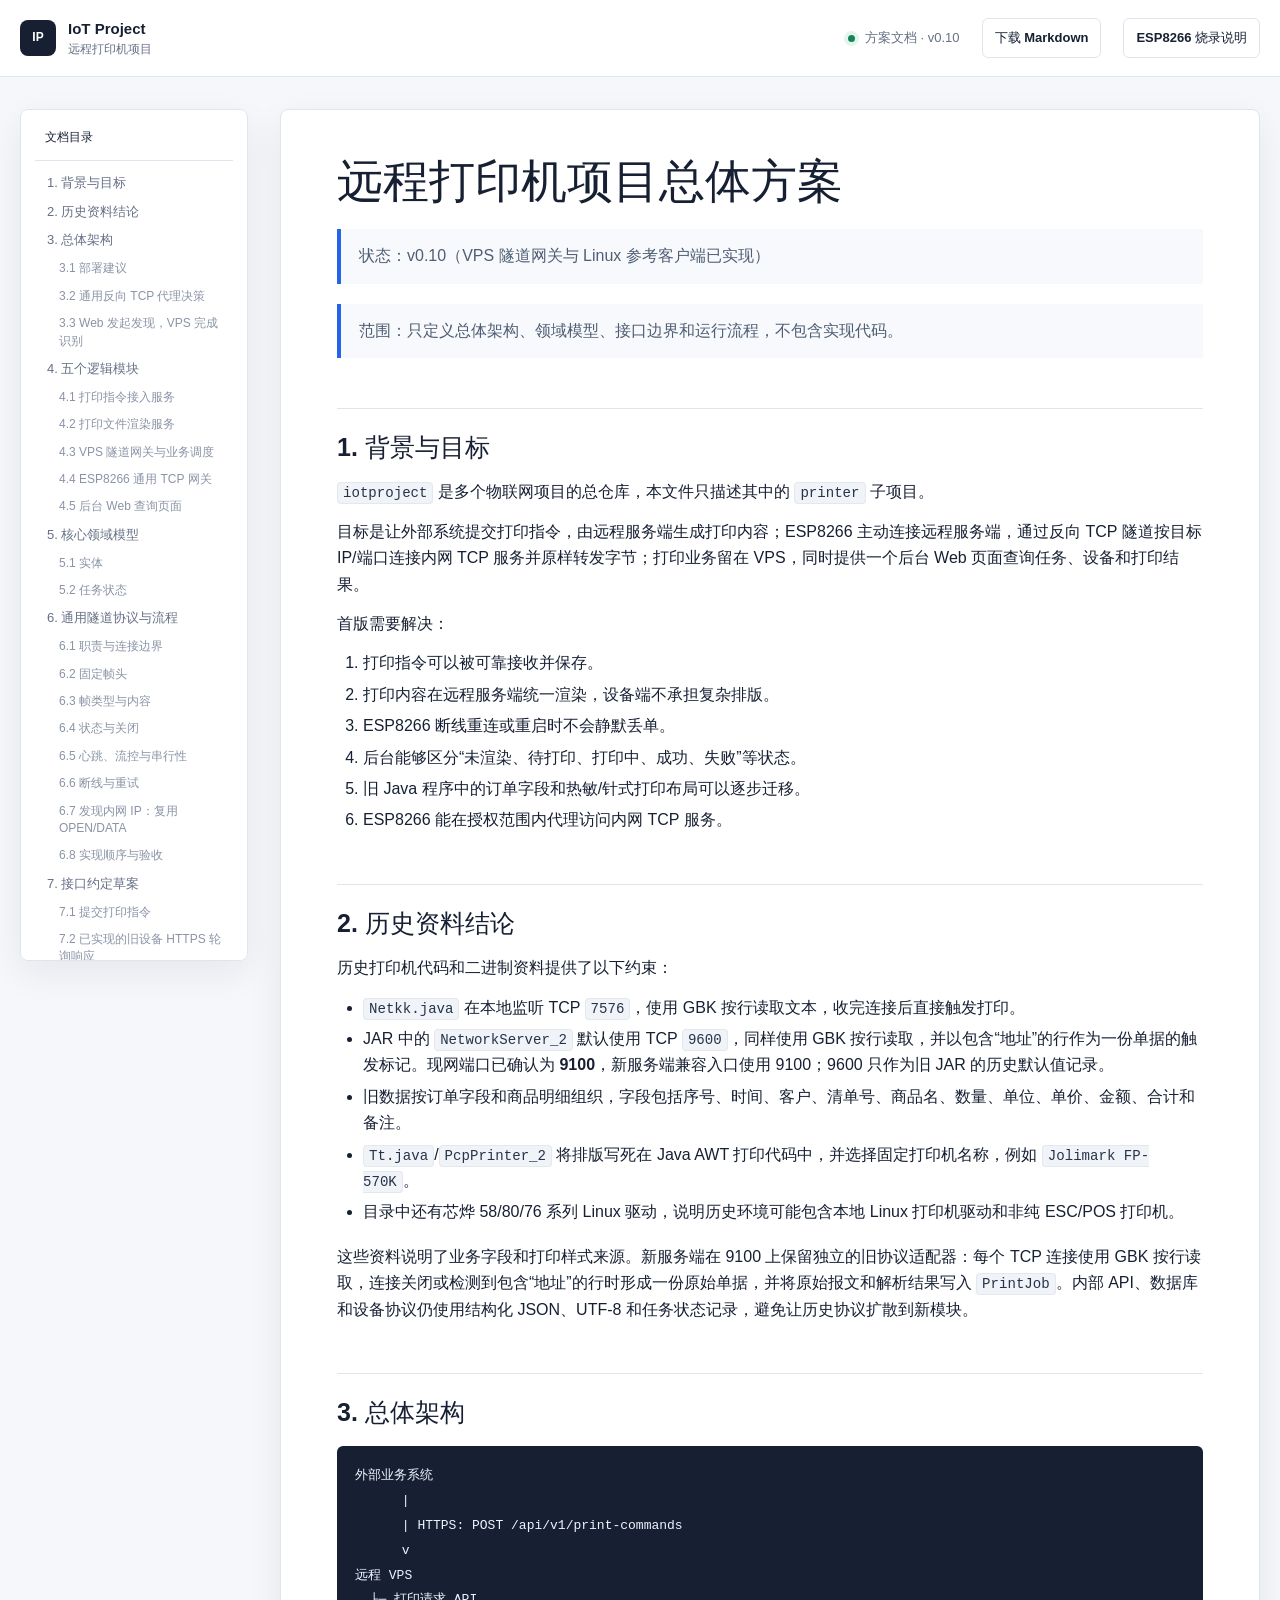
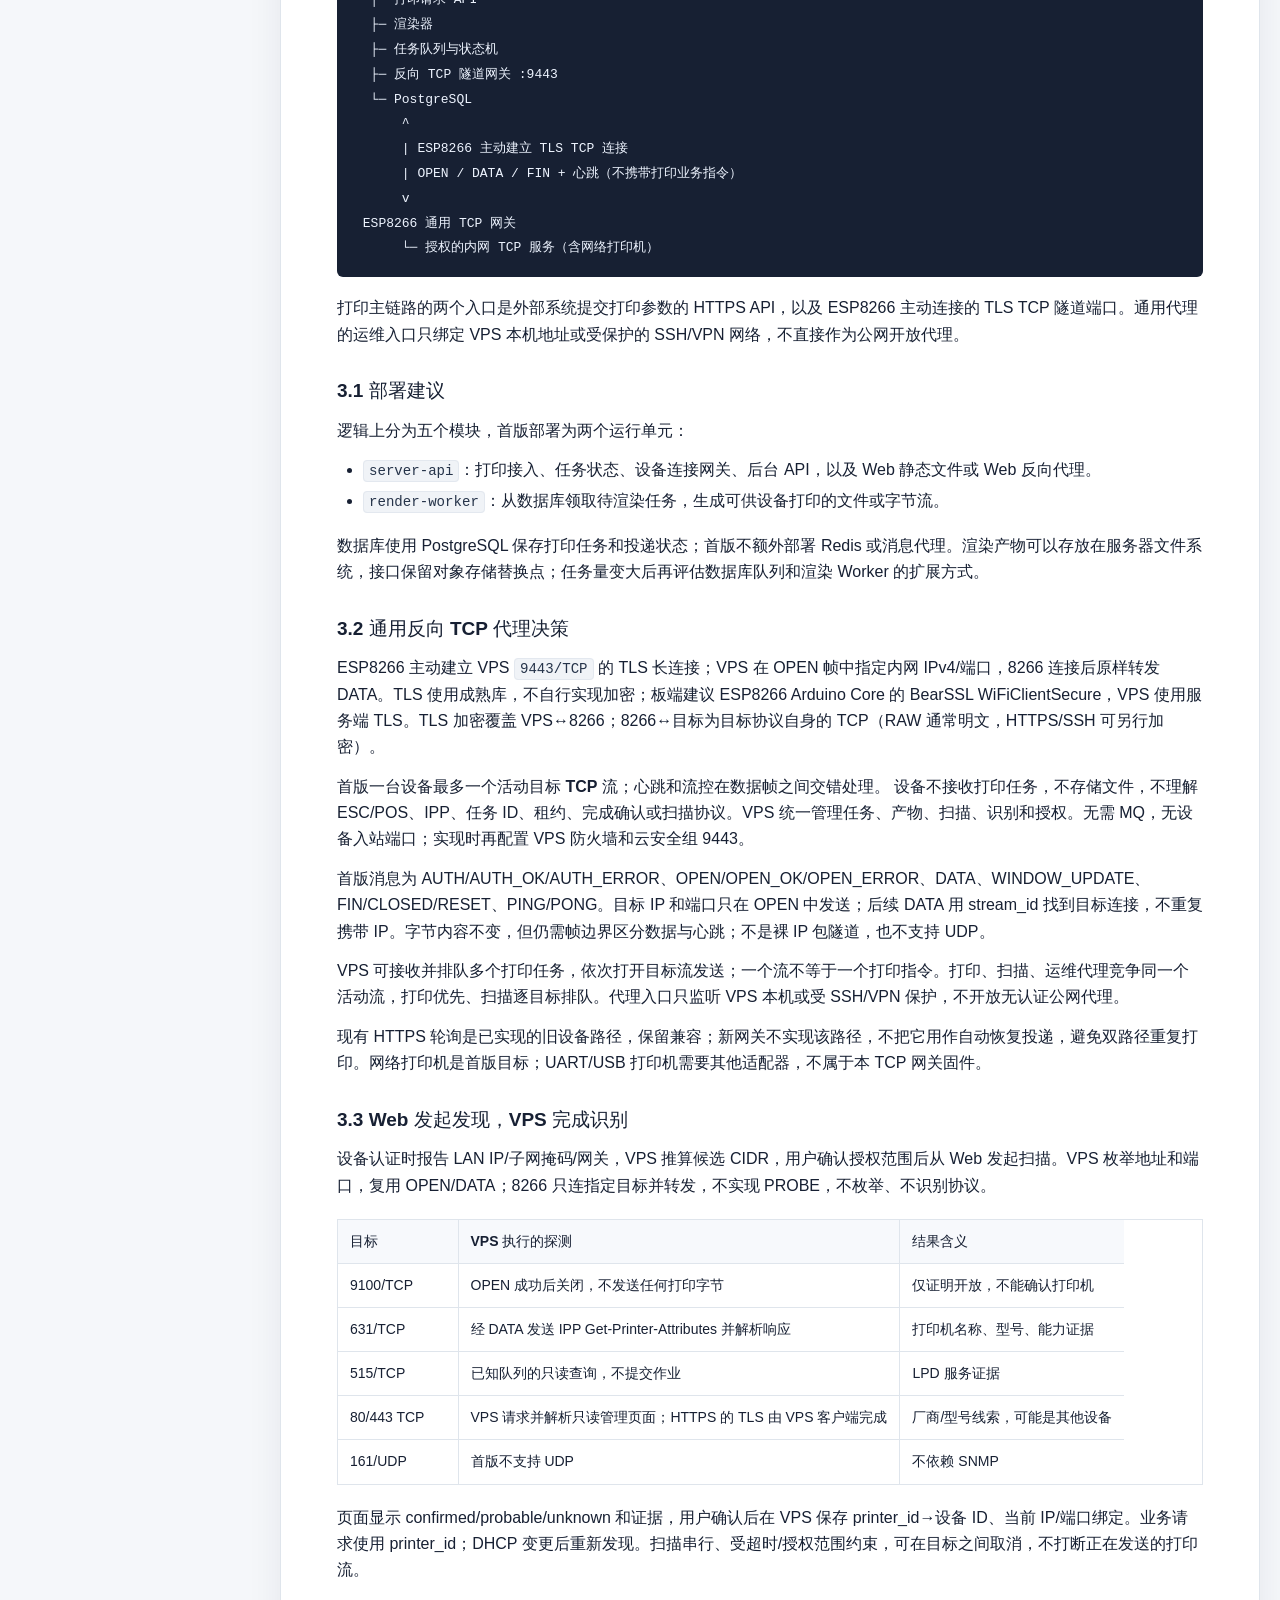
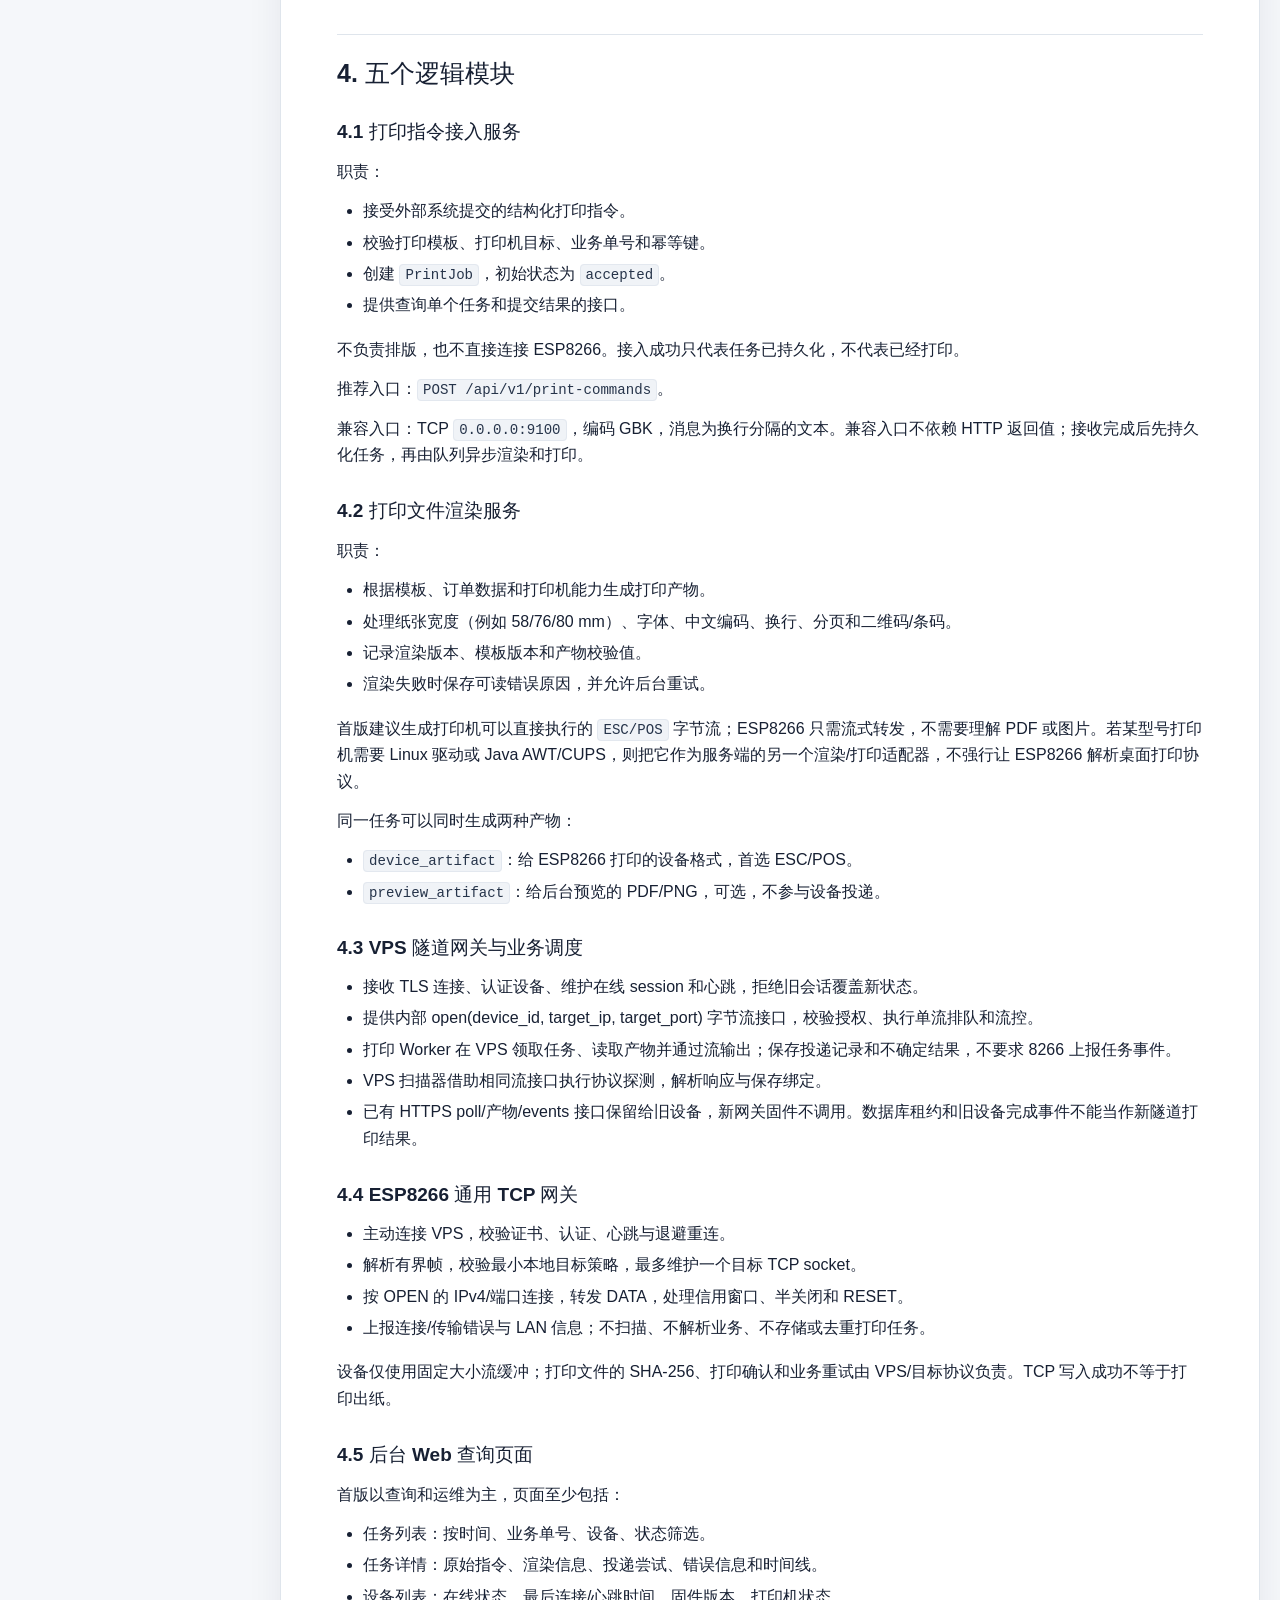
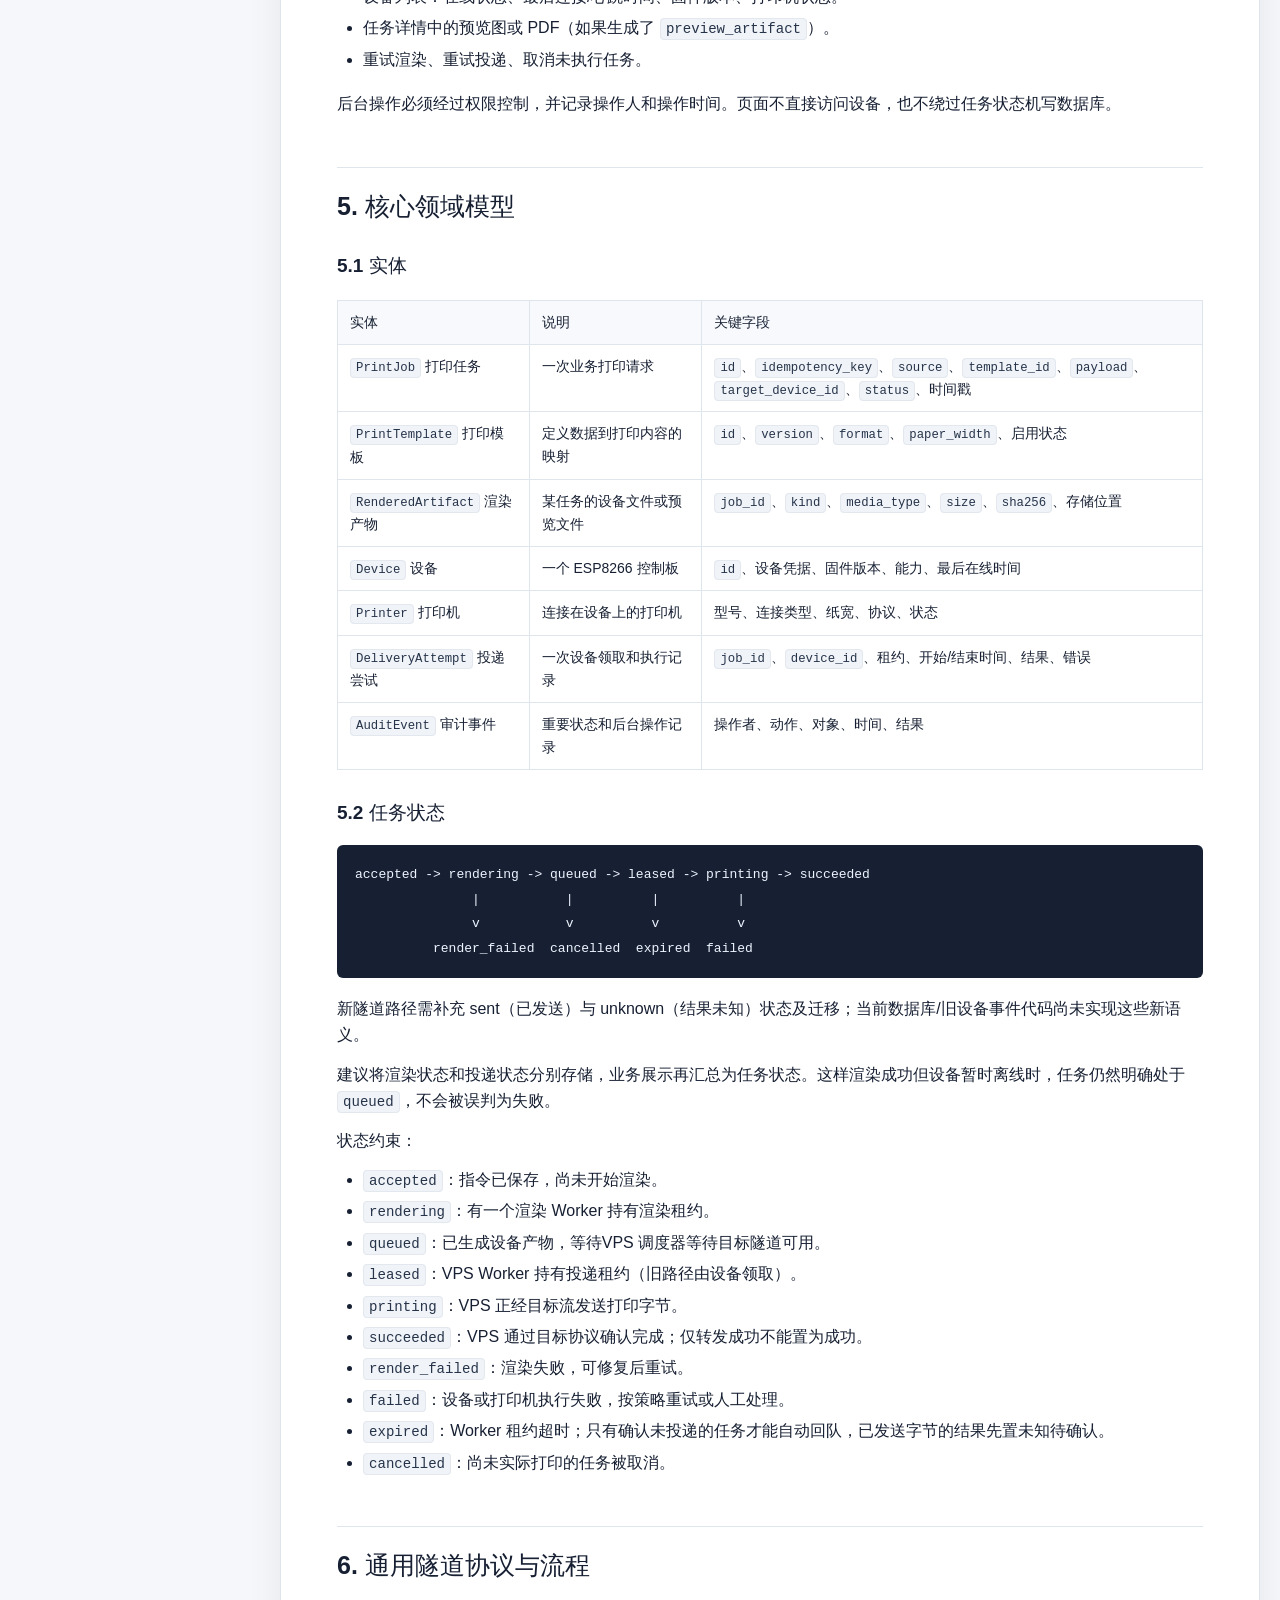
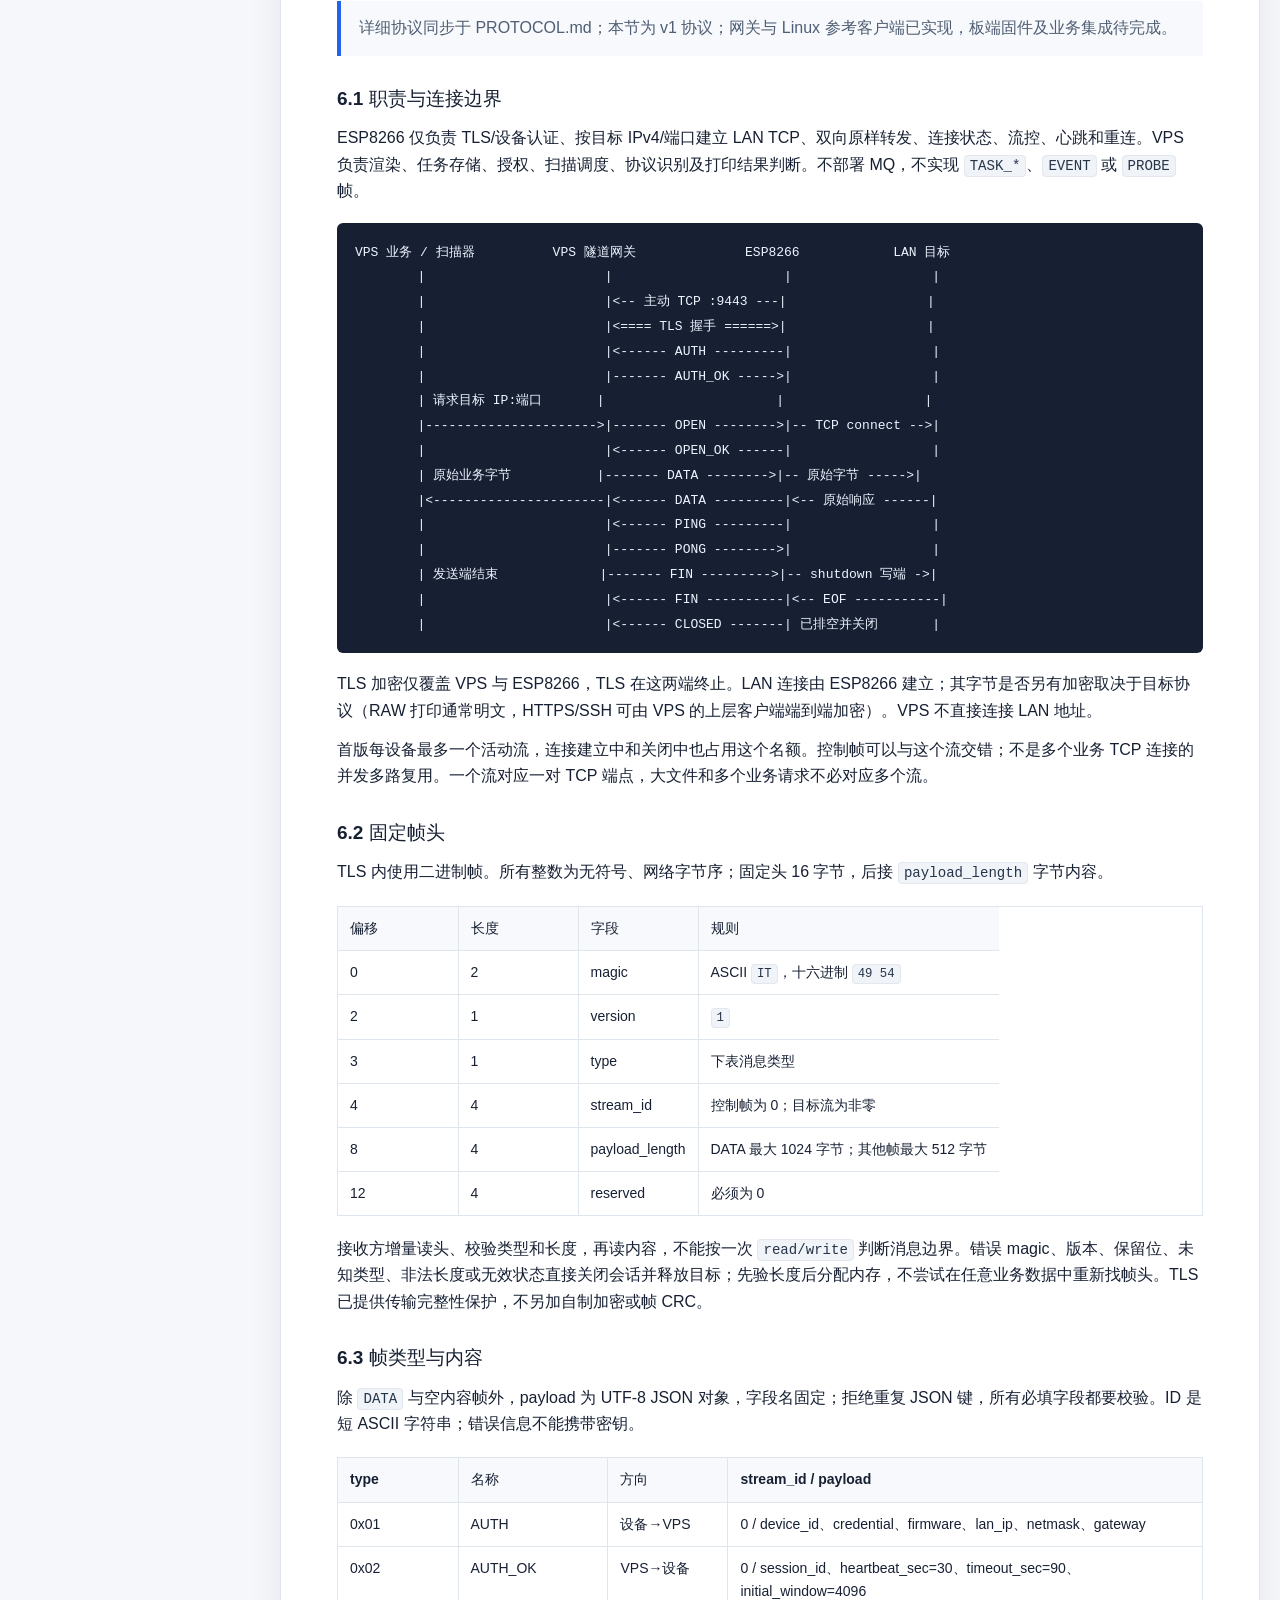
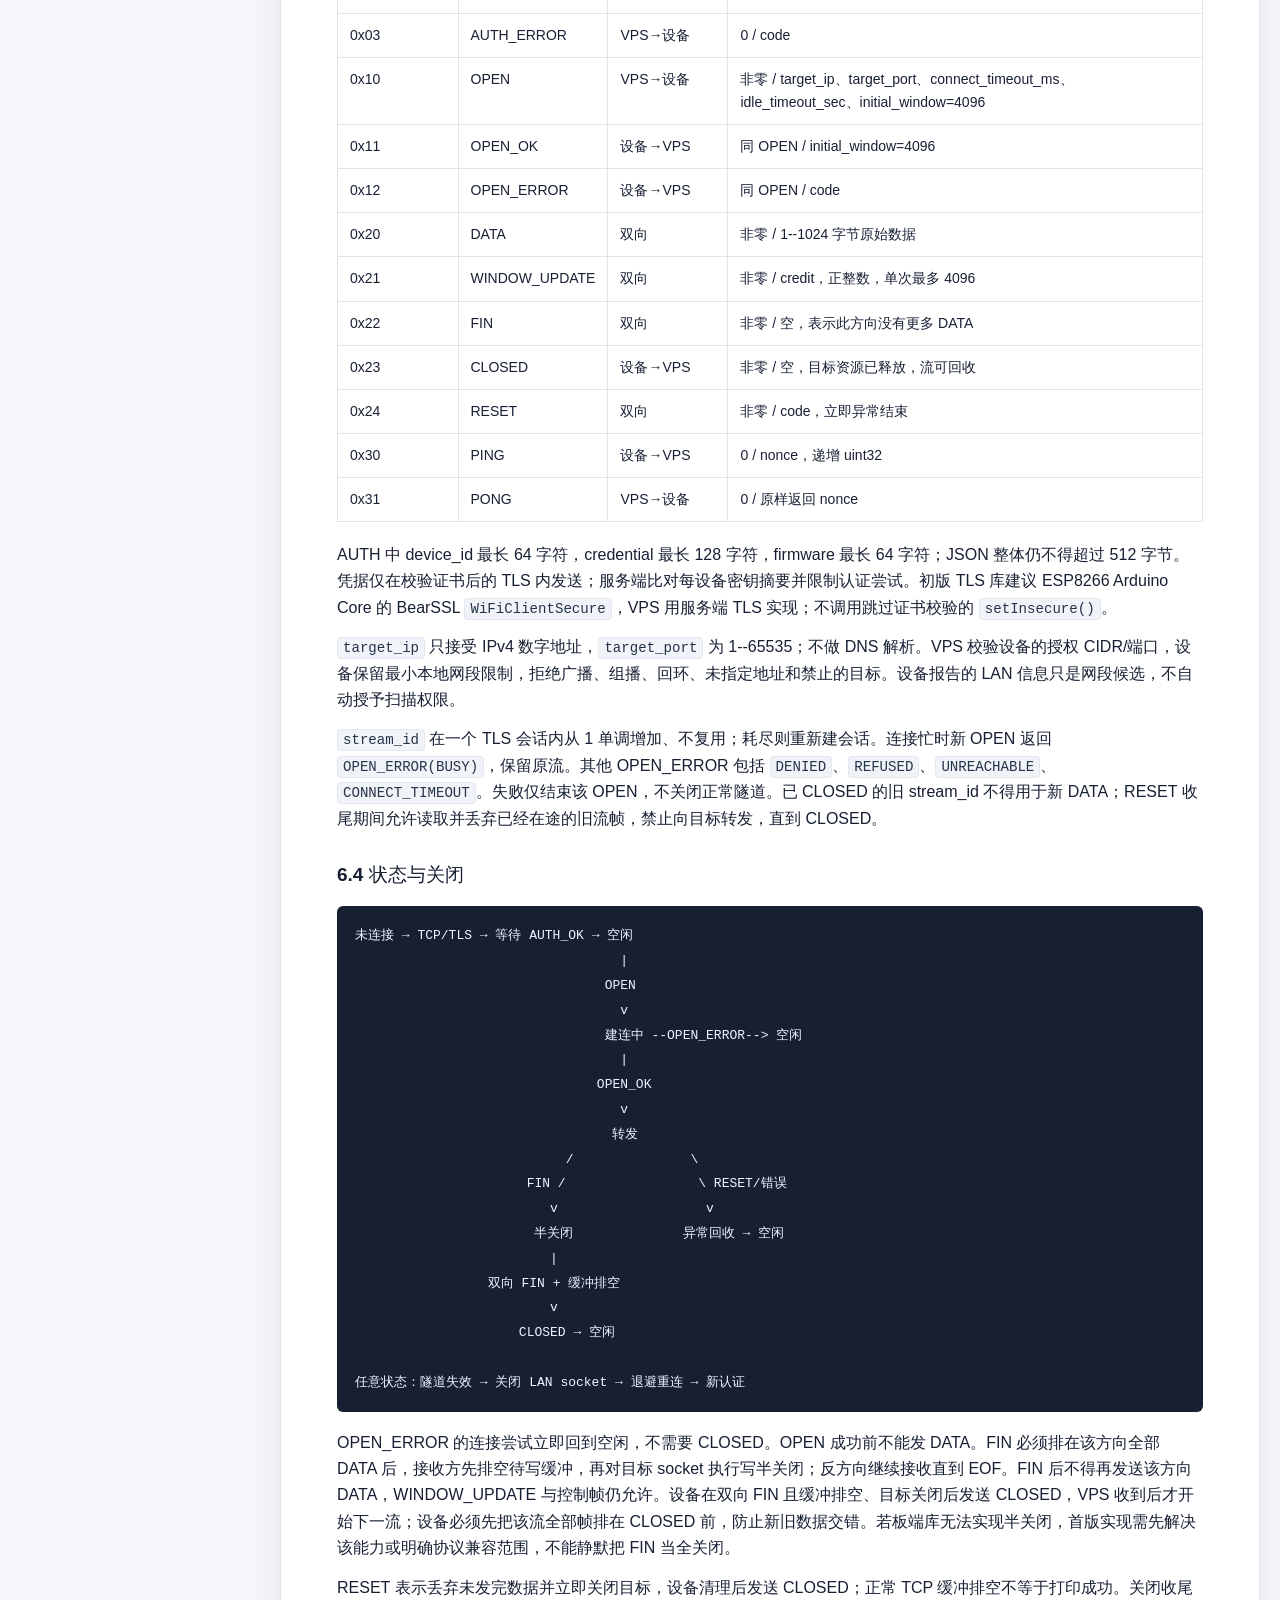
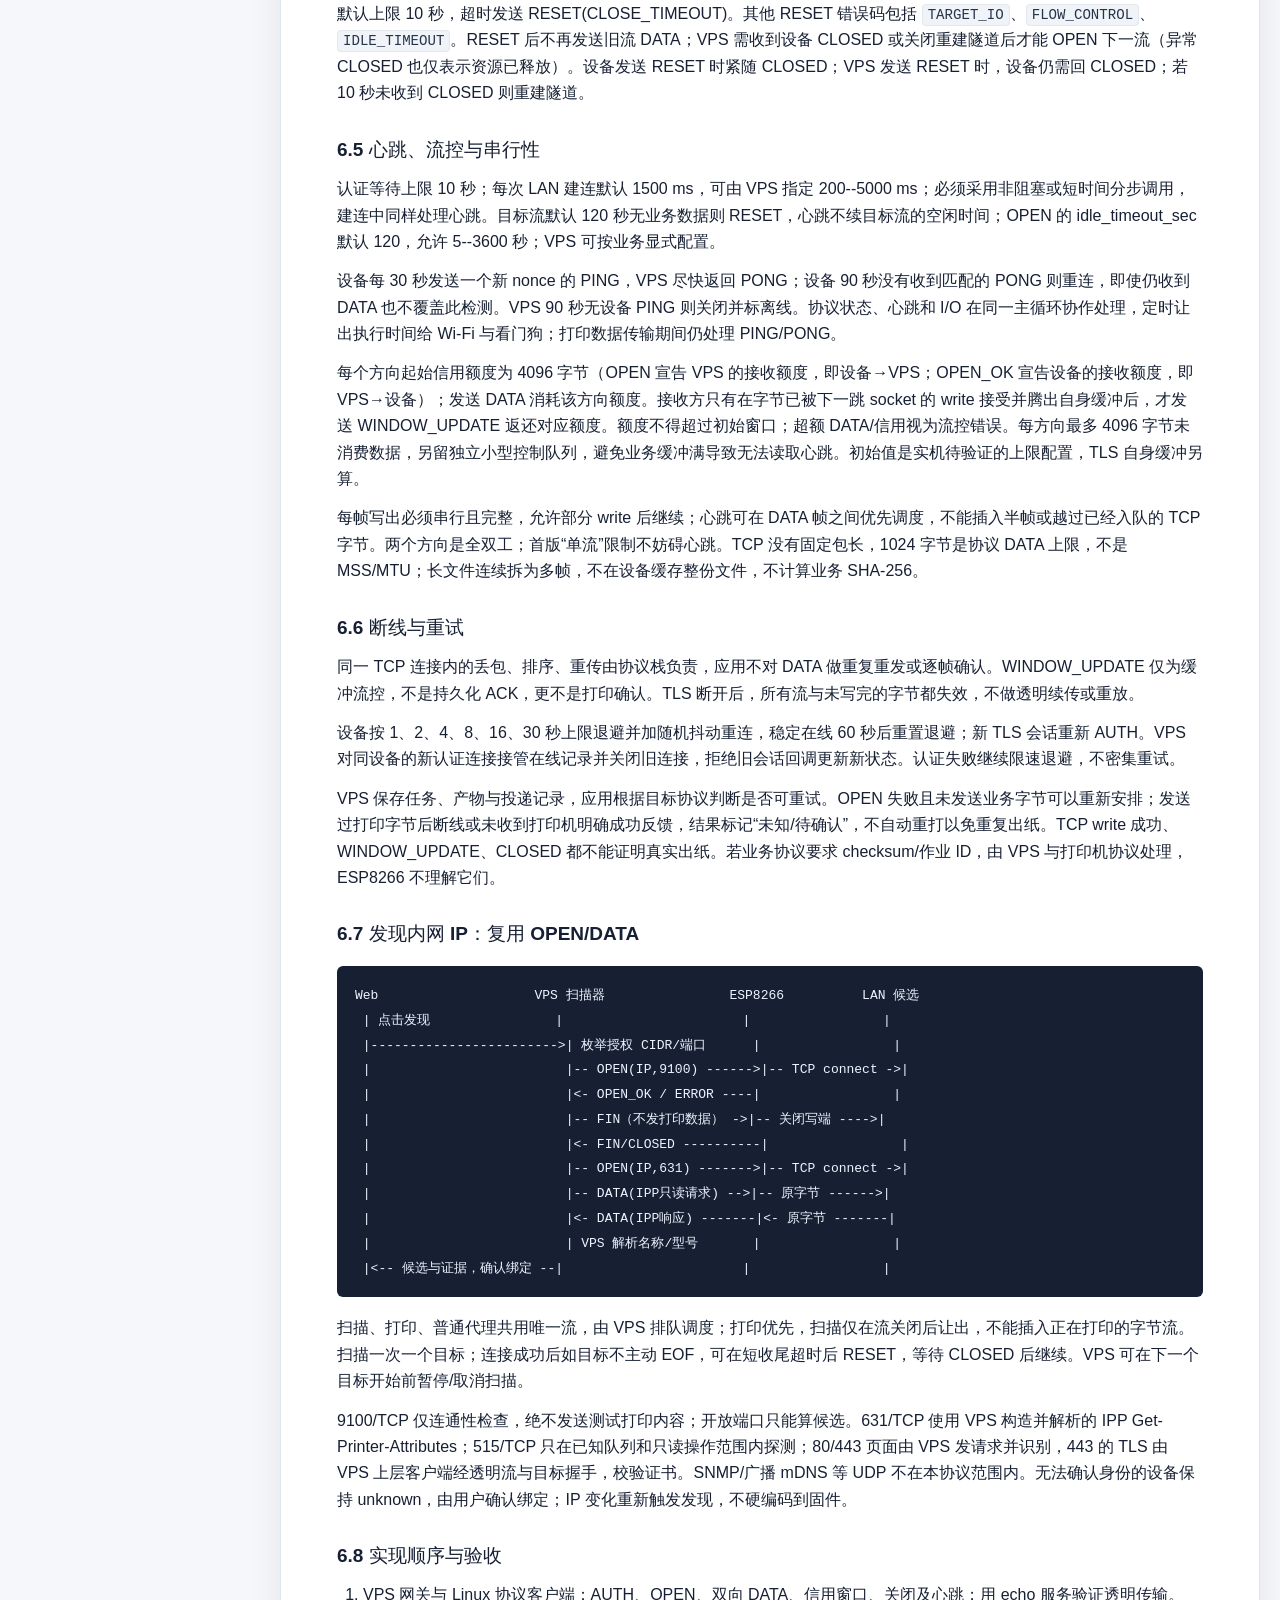
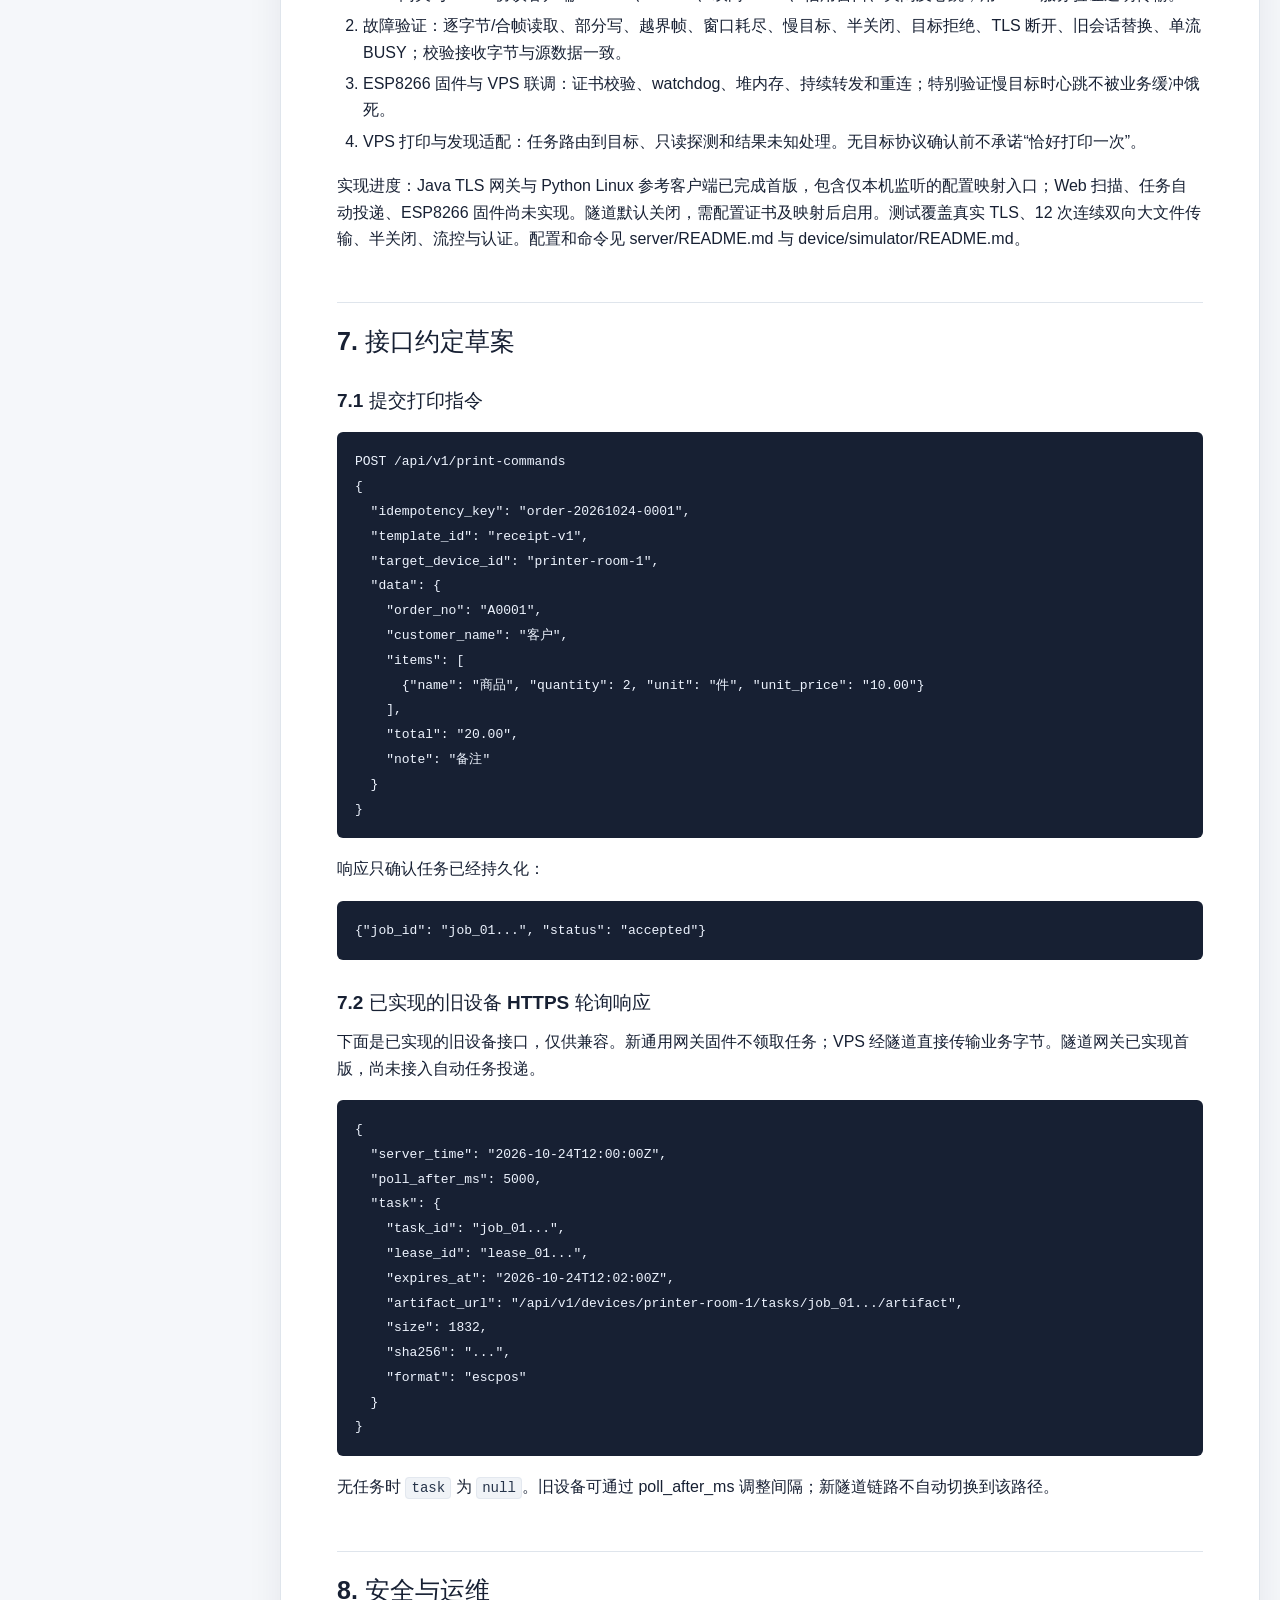
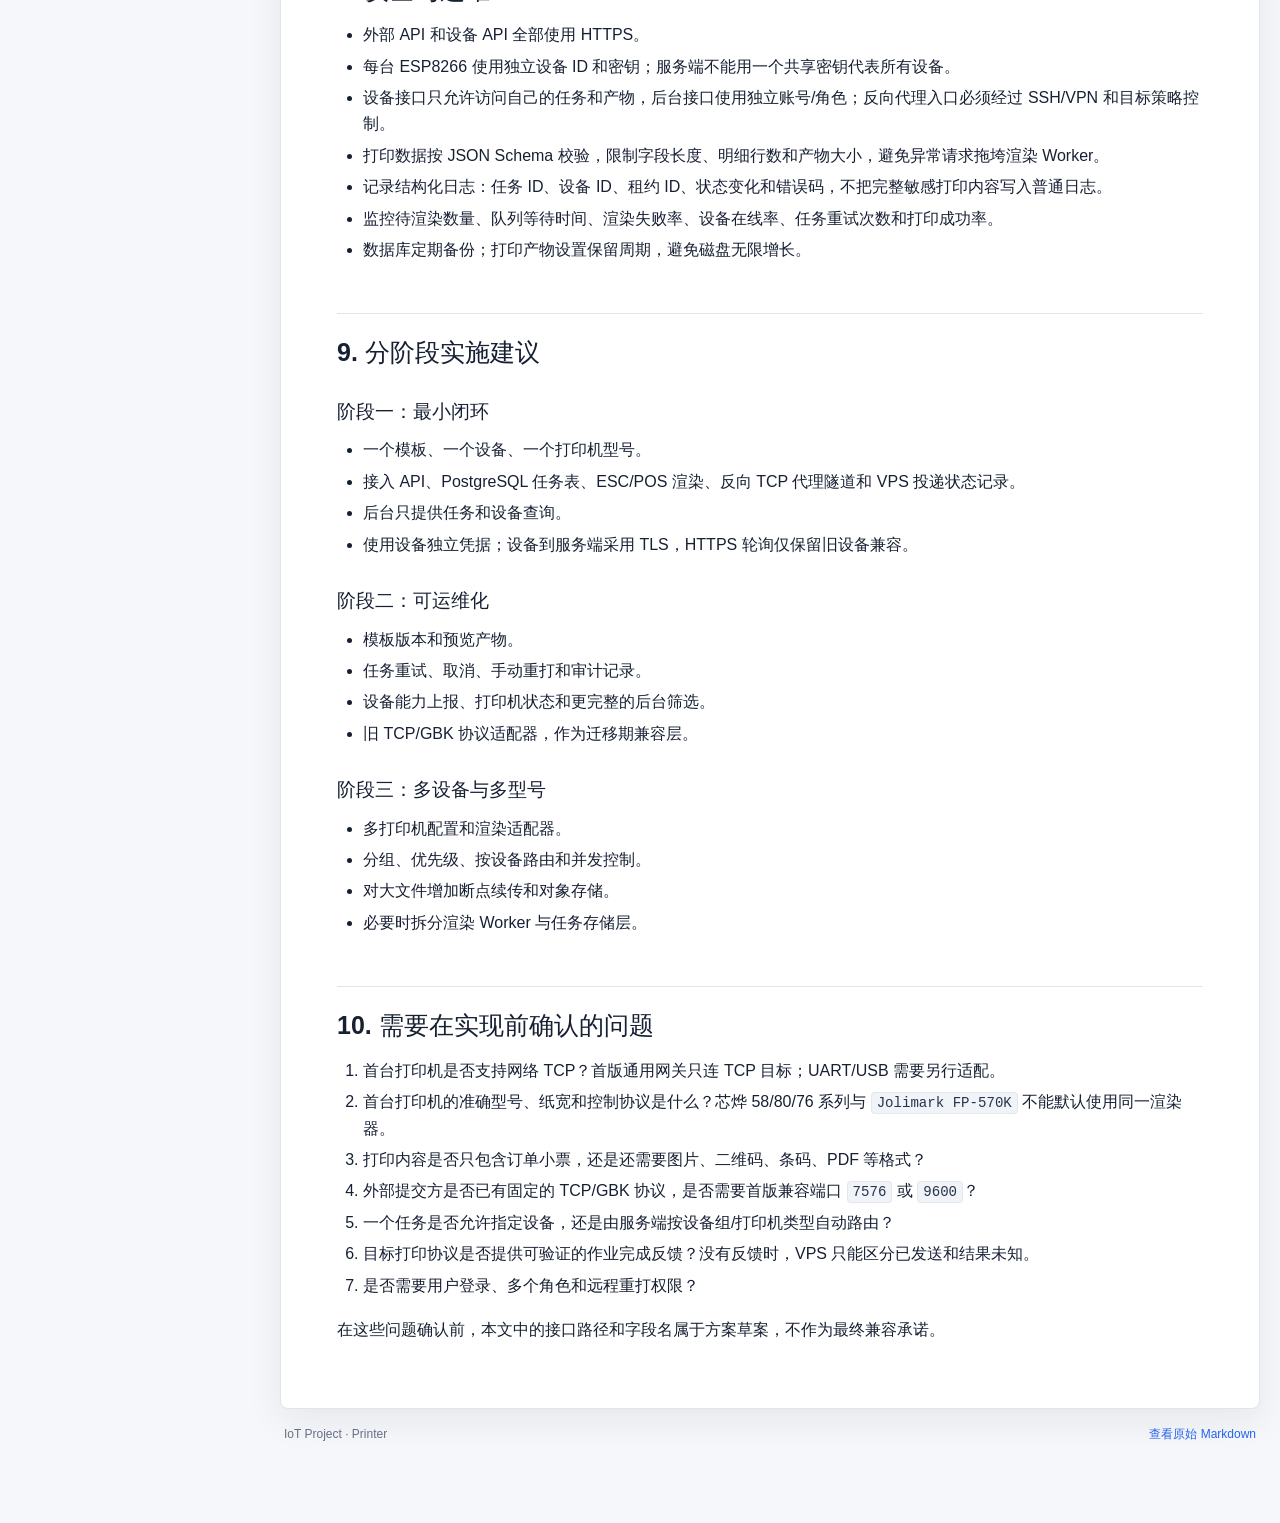
<file: printer/site/index.html>
<!doctype html>
<html lang="zh-CN">
<head>
  <meta charset="utf-8">
  <meta name="viewport" content="width=device-width, initial-scale=1">
  <meta name="description" content="ESP8266 远程打印机项目总体架构、任务流程和接口设计。">
  <title>远程打印机项目方案 | IoT Project</title>
  <link rel="stylesheet" href="styles.css?v=printer-v10">
</head>
<body>
  <a class="skip-link" href="#main-content">跳到正文</a>
  <header class="site-header">
    <div class="header-inner">
      <a class="brand" href="../" aria-label="IoT Project 首页">
        <span class="brand-mark" aria-hidden="true">IP</span>
        <span>
          <strong>IoT Project</strong>
          <small>远程打印机项目</small>
        </span>
      </a>
      <div class="header-actions">
        <span class="status-dot" aria-hidden="true"></span>
        <span class="status-label">方案文档 · v0.10</span>
        <a class="download-link" href="方案.md" download>下载 Markdown</a>
        <a class="download-link" href="doc/#esp8266">ESP8266 烧录说明</a>
      </div>
    </div>
  </header>

  <div class="page-shell">
    <aside class="toc-panel" aria-label="文档目录">
      <div class="toc-heading">文档目录</div>
      <nav id="toc"></nav>
    </aside>

    <main id="main-content" class="document" tabindex="-1">
      <div class="mobile-toolbar">
        <button id="toc-toggle" type="button" aria-expanded="false" aria-controls="toc-panel-mobile">显示目录</button>
        <a href="方案.md" download>下载 Markdown</a>
      </div>
      <div id="toc-panel-mobile" class="mobile-toc" hidden>
        <nav id="toc-mobile" aria-label="移动端文档目录"></nav>
      </div>
      <article id="content" class="prose" aria-live="polite">
        <p class="loading">正在加载方案文档…</p>
      </article>
      <footer class="document-footer">
        <span>IoT Project · Printer</span>
        <a href="方案.md">查看原始 Markdown</a>
      </footer>
    </main>
  </div>

  <script>
    (() => {
      const content = document.querySelector('#content');
      const toc = document.querySelector('#toc');
      const tocMobile = document.querySelector('#toc-mobile');
      const toggle = document.querySelector('#toc-toggle');
      const mobilePanel = document.querySelector('#toc-panel-mobile');

      const escapeHtml = (value) => value.replace(/[&<>'"]/g, (char) => ({
        '&': '&amp;', '<': '&lt;', '>': '&gt;', "'": '&#39;', '"': '&quot;'
      }[char]));

      const inlineMarkdown = (value) => escapeHtml(value)
        .replace(/`([^`]+)`/g, '<code>$1</code>')
        .replace(/\*\*([^*]+)\*\*/g, '<strong>$1</strong>')
        .replace(/\*([^*]+)\*/g, '<em>$1</em>')
        .replace(/\[([^\]]+)\]\(([^)]+)\)/g, '<a href="$2">$1</a>');

      const renderFallback = (markdown) => {
        const lines = markdown.split(/\r?\n/);
        const html = [];
        let inCode = false;
        let code = [];
        let list = null;
        let table = [];
        const flushTable = () => {
          if (!table.length) return;
          const cells = (line) => line.replace(/^\||\|$/g, '').split('|').map((cell) => cell.trim());
          const header = cells(table[0]);
          const body = table.slice(2).map(cells);
          html.push('<table><thead><tr>' + header.map((cell) => '<th>' + inlineMarkdown(cell) + '</th>').join('') + '</tr></thead><tbody>');
          body.forEach((row) => { html.push('<tr>' + row.map((cell) => '<td>' + inlineMarkdown(cell) + '</td>').join('') + '</tr>'); });
          html.push('</tbody></table>');
          table = [];
        };
        const closeList = () => { if (list) { html.push('</' + list + '>'); list = null; } };
        lines.forEach((line) => {
          if (line.startsWith('```')) {
            flushTable();
            closeList();
            if (inCode) {
              html.push('<pre><code>' + escapeHtml(code.join('\n')) + '</code></pre>');
              code = [];
            }
            inCode = !inCode;
            return;
          }
          if (inCode) { code.push(line); return; }
          if (/^\|.*\|$/.test(line)) { table.push(line); return; }
          if (table.length) flushTable();
          const heading = line.match(/^(#{1,6})\s+(.+)$/);
          if (heading) {
            closeList();
            const level = heading[1].length;
            const text = heading[2].replace(/\s+$/, '');
            const id = text.toLowerCase().replace(/[^\u4e00-\u9fff\w]+/g, '-').replace(/^-|-$/g, '') || ('section-' + html.length);
            html.push(`<h${level} id="${id}">${inlineMarkdown(text)}</h${level}>`);
            return;
          }
          const item = line.match(/^[-*]\s+(.+)$/);
          if (item) {
            if (list !== 'ul') { closeList(); html.push('<ul>'); list = 'ul'; }
            html.push('<li>' + inlineMarkdown(item[1]) + '</li>');
            return;
          }
          const numbered = line.match(/^\d+\.\s+(.+)$/);
          if (numbered) {
            if (list !== 'ol') { closeList(); html.push('<ol>'); list = 'ol'; }
            html.push('<li>' + inlineMarkdown(numbered[1]) + '</li>');
            return;
          }
          closeList();
          if (/^>\s?/.test(line)) html.push('<blockquote>' + inlineMarkdown(line.replace(/^>\s?/, '')) + '</blockquote>');
          else if (/^---+$/.test(line.trim())) html.push('<hr>');
          else if (line.trim()) html.push('<p>' + inlineMarkdown(line) + '</p>');
        });
        flushTable();
        closeList();
        if (inCode) html.push('<pre><code>' + escapeHtml(code.join('\n')) + '</code></pre>');
        return html.join('\n');
      };

      const buildToc = () => {
        const headings = [...content.querySelectorAll('h2, h3')];
        const items = headings.map((heading) => {
          const level = heading.tagName === 'H2' ? 2 : 3;
          return `<a class="toc-level-${level}" href="#${heading.id}">${heading.textContent}</a>`;
        }).join('');
        toc.innerHTML = items;
        tocMobile.innerHTML = items;
      };

      const closeMobileToc = () => {
        mobilePanel.hidden = true;
        toggle.setAttribute('aria-expanded', 'false');
        toggle.textContent = '显示目录';
      };

      toggle.addEventListener('click', () => {
        const open = mobilePanel.hidden;
        mobilePanel.hidden = !open;
        toggle.setAttribute('aria-expanded', String(open));
        toggle.textContent = open ? '隐藏目录' : '显示目录';
      });

      fetch('方案.md')
        .then((response) => response.text())
        .then((markdown) => {
          if (markdown && content.querySelector('.loading')) {
            content.innerHTML = renderFallback(markdown);
            buildToc();
          }
        })
        .catch(() => {
          content.innerHTML = '<p class="error">文档暂时无法加载，请稍后刷新，或直接下载 Markdown 文件。</p>';
        });
    })();
  </script>
</body>
</html>
</file>
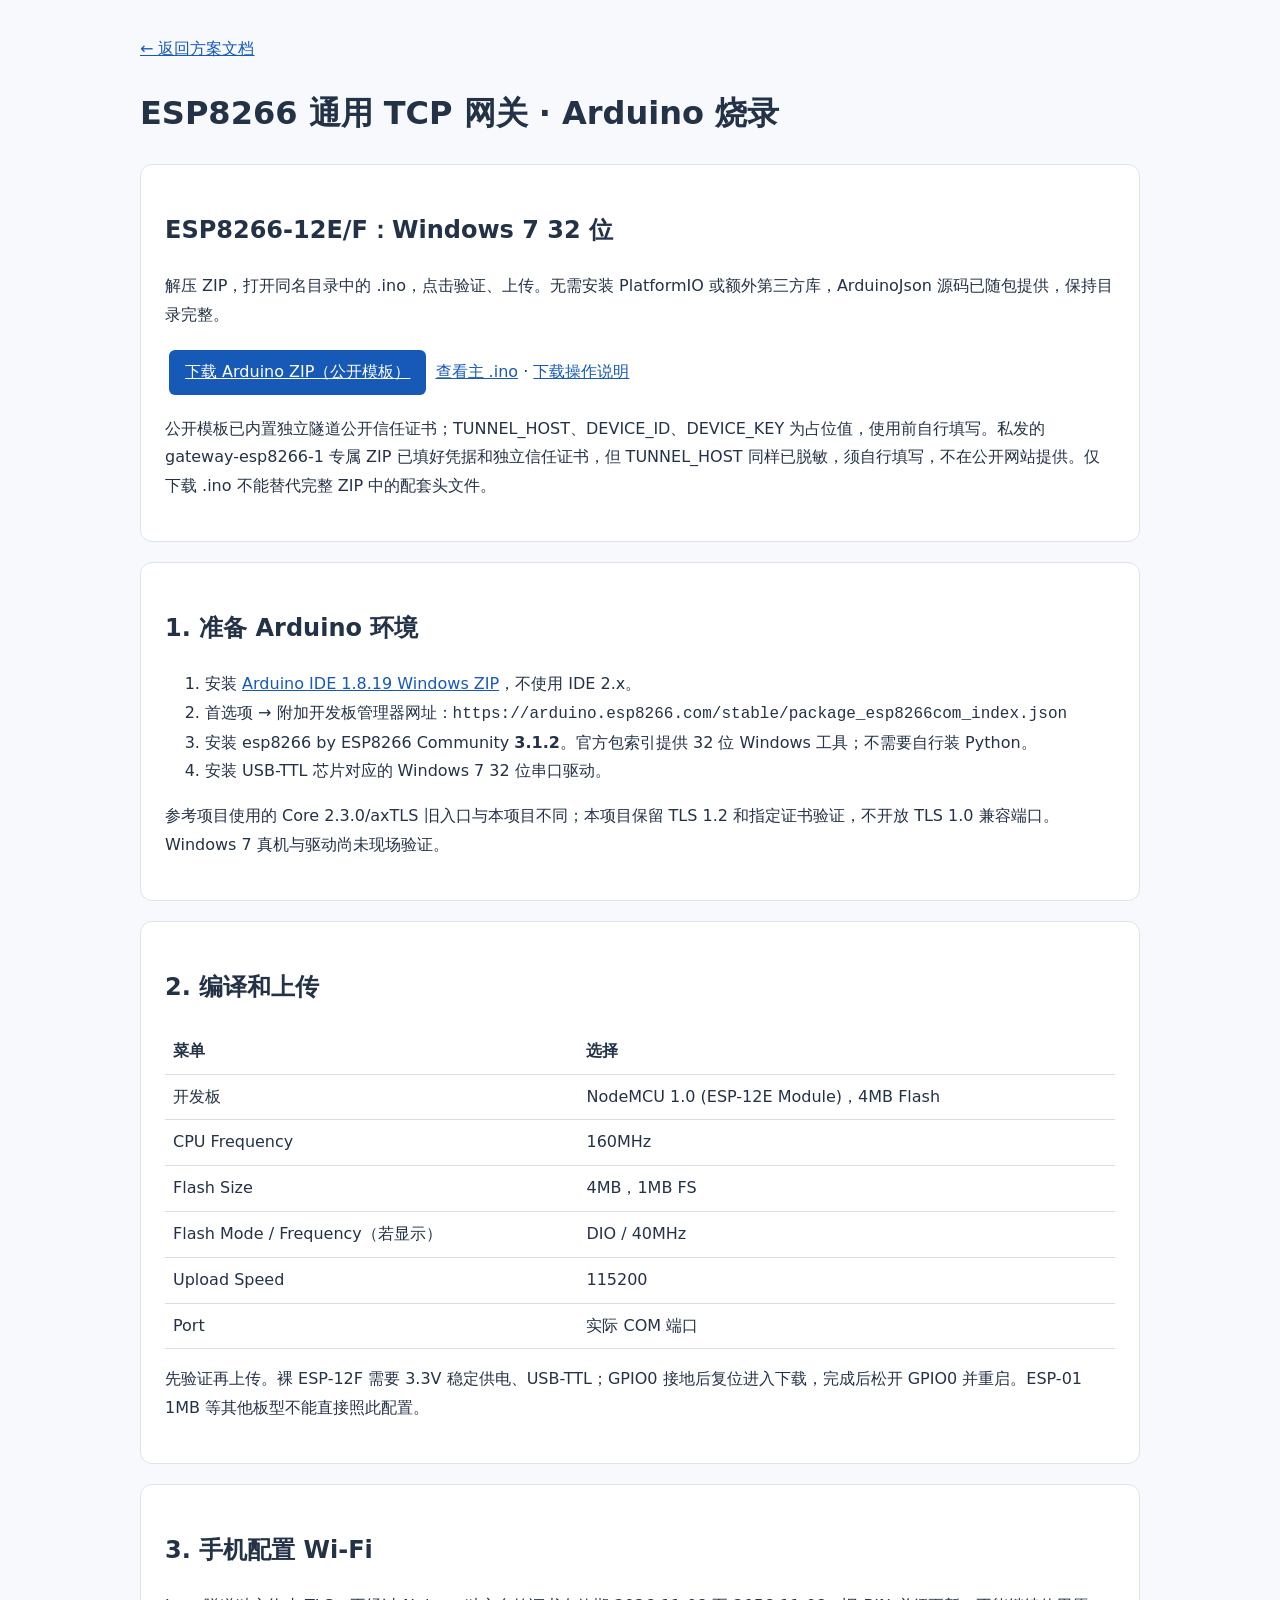
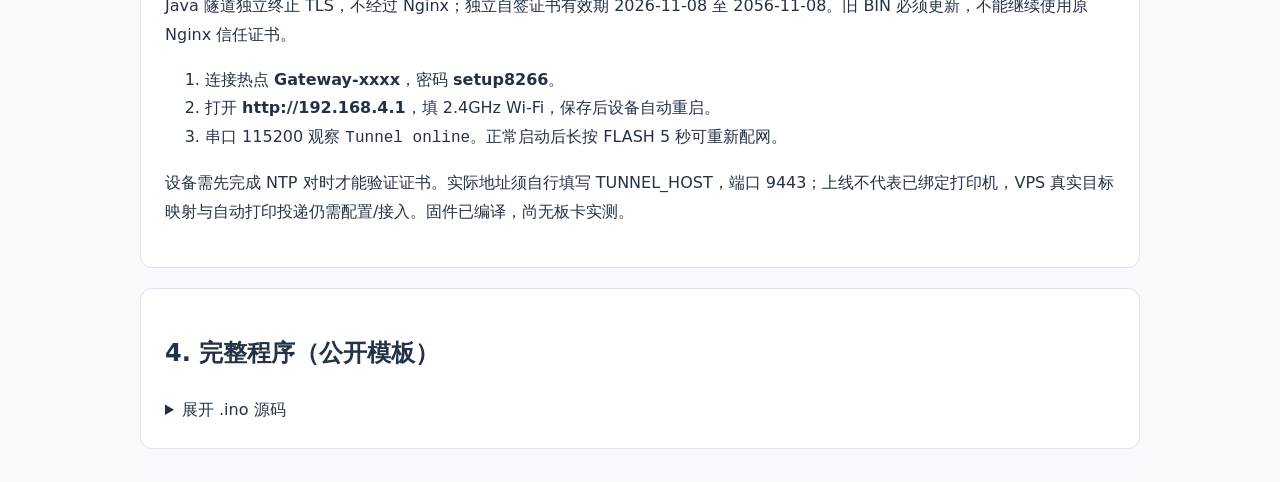
<file: printer/site/doc/index.html>
<!doctype html><html lang="zh-CN"><meta charset="utf-8"><meta name="viewport" content="width=device-width,initial-scale=1">
<title>ESP8266 烧录说明 · 打印网关</title>
<style>body{font:16px/1.8 system-ui,sans-serif;margin:35px auto;padding:0 20px;max-width:1000px;color:#243247;background:#f7f9fc}section{background:white;border:1px solid #dde4ef;padding:24px;margin:20px 0;border-radius:12px}a{color:#1759b6}pre{overflow:auto;max-height:580px;background:#172236;color:#e5edf8;padding:20px;border-radius:8px;font:13px/1.6 monospace}table{border-collapse:collapse;width:100%}td,th{padding:8px;border-bottom:1px solid #ddd;text-align:left}.button{display:inline-block;background:#1759b6;color:white;padding:8px 16px;border-radius:6px;margin:4px}code{font-family:monospace}</style>
<a href="/">← 返回方案文档</a><h1>ESP8266 通用 TCP 网关 · Arduino 烧录</h1>
<section id="esp8266"><h2>ESP8266-12E/F：Windows 7 32 位</h2>
<p>解压 ZIP，打开同名目录中的 .ino，点击验证、上传。无需安装 PlatformIO 或额外第三方库，ArduinoJson 源码已随包提供，保持目录完整。</p>
<a class="button" href="files/printer-tunnel-arduino-win7.zip" download>下载 Arduino ZIP（公开模板）</a>
<a href="files/printer_tunnel_esp8266.ino" download>查看主 .ino</a> · <a href="files/README-WIN7.md" download>下载操作说明</a>
<p>公开模板已内置独立隧道公开信任证书；TUNNEL_HOST、DEVICE_ID、DEVICE_KEY 为占位值，使用前自行填写。私发的 gateway-esp8266-1 专属 ZIP 已填好凭据和独立信任证书，但 TUNNEL_HOST 同样已脱敏，须自行填写，不在公开网站提供。仅下载 .ino 不能替代完整 ZIP 中的配套头文件。</p></section>
<section><h2>1. 准备 Arduino 环境</h2><ol>
<li>安装 <a href="https://downloads.arduino.cc/arduino-1.8.19-windows.zip">Arduino IDE 1.8.19 Windows ZIP</a>，不使用 IDE 2.x。</li>
<li>首选项 → 附加开发板管理器网址：<code>https://arduino.esp8266.com/stable/package_esp8266com_index.json</code></li>
<li>安装 esp8266 by ESP8266 Community <strong>3.1.2</strong>。官方包索引提供 32 位 Windows 工具；不需要自行装 Python。</li>
<li>安装 USB-TTL 芯片对应的 Windows 7 32 位串口驱动。</li></ol>
<p>参考项目使用的 Core 2.3.0/axTLS 旧入口与本项目不同；本项目保留 TLS 1.2 和指定证书验证，不开放 TLS 1.0 兼容端口。Windows 7 真机与驱动尚未现场验证。</p></section>
<section><h2>2. 编译和上传</h2><table><tr><th>菜单</th><th>选择</th></tr>
<tr><td>开发板</td><td>NodeMCU 1.0 (ESP-12E Module)，4MB Flash</td></tr><tr><td>CPU Frequency</td><td>160MHz</td></tr><tr><td>Flash Size</td><td>4MB，1MB FS</td></tr><tr><td>Flash Mode / Frequency（若显示）</td><td>DIO / 40MHz</td></tr><tr><td>Upload Speed</td><td>115200</td></tr><tr><td>Port</td><td>实际 COM 端口</td></tr></table>
<p>先验证再上传。裸 ESP-12F 需要 3.3V 稳定供电、USB-TTL；GPIO0 接地后复位进入下载，完成后松开 GPIO0 并重启。ESP-01 1MB 等其他板型不能直接照此配置。</p></section>
<section><h2>3. 手机配置 Wi-Fi</h2><p>Java 隧道独立终止 TLS，不经过 Nginx；独立自签证书有效期 2026-11-08 至 2056-11-08。旧 BIN 必须更新，不能继续使用原 Nginx 信任证书。</p><ol><li>连接热点 <strong>Gateway-xxxx</strong>，密码 <strong>setup8266</strong>。</li><li>打开 <strong>http://192.168.4.1</strong>，填 2.4GHz Wi-Fi，保存后设备自动重启。</li><li>串口 115200 观察 <code>Tunnel online</code>。正常启动后长按 FLASH 5 秒可重新配网。</li></ol>
<p>设备需先完成 NTP 对时才能验证证书。实际地址须自行填写 TUNNEL_HOST，端口 9443；上线不代表已绑定打印机，VPS 真实目标映射与自动打印投递仍需配置/接入。固件已编译，尚无板卡实测。</p></section>
<section><h2>4. 完整程序（公开模板）</h2><details><summary>展开 .ino 源码</summary><pre><code>#include &lt;Arduino.h&gt;
#include &lt;ESP8266WiFi.h&gt;
#include &lt;WiFiClientSecureBearSSL.h&gt;
#include &quot;ArduinoJson.h&quot;
#include &lt;ESP8266WebServer.h&gt;
#include &lt;LittleFS.h&gt;
#include &lt;time.h&gt;
extern &quot;C&quot; {
#include &lt;lwip/tcp.h&gt;
}
// Copy to config.h locally; never commit Wi-Fi password or device credential.
#define WIFI_SSID &quot;YOUR_WIFI&quot;
#define WIFI_PASSWORD &quot;YOUR_WIFI_PASSWORD&quot;
// Must match the server certificate SAN. Prefer a DNS hostname.
#define TUNNEL_HOST &quot;YOUR_TUNNEL_HOST&quot;
#define TUNNEL_PORT 9443
#define DEVICE_ID &quot;YOUR_DEVICE_ID&quot;
#define DEVICE_KEY &quot;YOUR_INDEPENDENT_DEVICE_KEY&quot;
// Allowed local targets; adjust to the actual LAN. A zero port allows all TCP ports.
#define ALLOW_NETWORK &quot;auto&quot;
#define ALLOW_NETMASK &quot;255.255.255.0&quot;
#define ALLOW_PORT 0
// Copy the PUBLIC trusted-server.crt contents here (never its private key).
static const char TRUSTED_CERT[] PROGMEM = R&quot;PEM(
-----BEGIN CERTIFICATE-----
MIIDijCCAnKgAwIBAgIUWiMDUnWV9vtc9aIJ+x13r/JZtIUwDQYJKoZIhvcNAQEL
BQAwOTEXMBUGA1UECgwOUHJpbnRlciBUdW5uZWwxHjAcBgNVBAMMFVByaW50ZXIg
VHVubmVsIFNlcnZlcjAgFw0yNjExMDgwOTA4MDFaGA8yMDU2MTEwODA5MDgwMVow
OTEXMBUGA1UECgwOUHJpbnRlciBUdW5uZWwxHjAcBgNVBAMMFVByaW50ZXIgVHVu
bmVsIFNlcnZlcjCCASIwDQYJKoZIhvcNAQEBBQADggEPADCCAQoCggEBAMCDECqq
4F6elpg96FtAtJe0muJbgH8Pd3w2x7gWCjrMFbmPh6uZoMVvB5SrCJpFoQbLUKlc
3FlE9TuykIbToTmxmzm3PJG8Bv6LJrFnYNgbxHJtJ3uVDDHJCCRIH+Z+upC1NPps
Elk7w7ziERtpiRujKRuC8ATOZjgyclJy4kAy10BPs7MdnukCQxUnRQjcthNfCGv5
m/7uPVrDNb0g2m6MCQpH5DLRzwpwybR9ijaOg+YU87nWgaITiS5H05Lj/SNsDcUN
7bnT/QtZrAjopZO4l7olEn2uBvjokNOyw/+y/8P4gO/5rIzhHS7WXsPIJy6s0HPp
aVnjmPmE8UkjNpsCAwEAAaOBhzCBhDAdBgNVHQ4EFgQUmIWR62JFFOGJY2UawqQA
MAw+PTYwHwYDVR0jBBgwFoAUmIWR62JFFOGJY2UawqQAMAw+PTYwDwYDVR0RBAgw
BocEwJCO7TAMBgNVHRMBAf8EAjAAMA4GA1UdDwEB/wQEAwIFoDATBgNVHSUEDDAK
BggrBgEFBQcDATANBgkqhkiG9w0BAQsFAAOCAQEAKR5SZLAB8V/livFZk+V6E9JC
DiUJeyuky18dvS0+ilHeoJZiPHrjtErBVqPvUmM3n37IcB16WfpDBHIQF1TZyXpq
pByfU6sYIKg1NV5cxgxqqCmUexqRbF1e7wazEhhwhU97Ifv+QqJ4tacfw7ThcCo2
IIRmuwubBlwMpYyo4tLuniFr5cQXASd3bnaNot+TjvBIN6+ZINqT2z+t4Rqa9Eaa
FJuieHV1XWxD/rSHxLZ8oJtNScv29RIBViI4xKHF6CtEijJv6IiyP9Xfc2vNWabK
adNnGy6E+novIlj92y6/Z4+d59H9hC/4jqVycGI5DGo1FGrb4R0YBtRQaYktMg==
-----END CERTIFICATE-----
)PEM&quot;;


// Protocol v1: bounded frames, a single LAN socket, no print/scanner semantics.
constexpr uint8_t AUTH=1, AUTH_OK=2, AUTH_ERROR=3, OPEN=16, OPEN_OK=17, OPEN_ERROR=18,
    DATA=32, WINDOW=33, FIN=34, STREAM_CLOSED=35, RESET=36, PING=48, PONG=49;
constexpr size_t CHUNK=1024, CREDIT=4096;
BearSSL::WiFiClientSecure tunnel;
BearSSL::X509List trust(TRUSTED_CERT);
ESP8266WebServer setupWeb(80);
bool setupMode=false;
String configuredSsid,configuredPassword;
tcp_pcb *target=nullptr;
uint32_t sid=0,lastSid=0,credit=0,toTargetCredit=CREDIT,unacked=0,returnedCredit=0;
uint32_t lastPong=0,lastPing=0,nonce=0,pingNonces[4]={},pingCount=0;
uint32_t connectAt=0,connectTimeout=1500,activity=0,closeAt=0,idleMs=120000;
uint32_t onlineAt=0,nextAttempt=0,backoff=1000;
bool notified=false;
bool online=false,connecting=false,opened=false,remoteFin=false,localFin=false,writeClosed=false;
bool targetError=false,targetEof=false,protocolBad=false;
// LAN -&gt; TLS ring; bytes are acknowledged with tcp_recved only after TLS write.
uint8_t ring[CREDIT];size_t ringHead=0,ringSize=0;
uint8_t outbound[CREDIT];size_t outHead=0,outSize=0;
uint8_t header[16],payload[CHUNK];size_t headerUsed=0,payloadUsed=0,payloadLength=0;
uint8_t incomingType=0;uint32_t incomingSid=0;

uint32_t read32(const uint8_t *p) {return uint32_t(p[0])&lt;&lt;24|uint32_t(p[1])&lt;&lt;16|uint32_t(p[2])&lt;&lt;8|p[3];}
void put32(uint8_t *p,uint32_t n){p[0]=n&gt;&gt;24;p[1]=n&gt;&gt;16;p[2]=n&gt;&gt;8;p[3]=n;}
bool elapsed(uint32_t since,uint32_t duration){return uint32_t(millis()-since)&gt;=duration;}
bool known(uint8_t t){return t==AUTH||t==AUTH_OK||t==AUTH_ERROR||t==OPEN||t==OPEN_OK||t==OPEN_ERROR||t==DATA||t==WINDOW||t==FIN||t==STREAM_CLOSED||t==RESET||t==PING||t==PONG;}

bool sendFrame(uint8_t type,uint32_t stream,const uint8_t *bytes=nullptr,size_t length=0){
    // One loop owns TLS. BearSSL handles partial TCP/TLS writes internally.
    uint8_t out[16+CHUNK];out[0]=&#x27;I&#x27;;out[1]=&#x27;T&#x27;;out[2]=1;out[3]=type;
    put32(out+4,stream);put32(out+8,length);put32(out+12,0);
    if(length)memcpy(out+16,bytes,length);
    size_t offset=0;uint32_t started=millis();
    while(offset&lt;16+length){
        if(!tunnel.connected()||elapsed(started,5000))return false;
        size_t n=tunnel.write(out+offset,16+length-offset);
        if(!n)return false;
        offset+=n;yield();
    }
    return true;
}
bool sendJson(uint8_t type,uint32_t stream,const JsonDocument &amp;doc){
    uint8_t bytes[512];size_t n=measureJson(doc);
    if(n&gt;sizeof(bytes))return false;
    serializeJson(doc,bytes,sizeof(bytes));return sendFrame(type,stream,bytes,n);
}
bool codeFrame(uint8_t type,uint32_t stream,const char *code){
    StaticJsonDocument&lt;128&gt; doc;doc[&quot;code&quot;]=code;return sendJson(type,stream,doc);
}
void clearTarget(){
    if(target){tcp_arg(target,nullptr);tcp_recv(target,nullptr);tcp_sent(target,nullptr);tcp_err(target,nullptr);tcp_abort(target);target=nullptr;}
    sid=0;opened=connecting=notified=false;remoteFin=localFin=writeClosed=false;
    targetError=targetEof=false;ringHead=ringSize=outHead=outSize=0;unacked=returnedCredit=0;toTargetCredit=CREDIT;closeAt=0;
}
void disconnectTunnel(){
    clearTarget();tunnel.stop();online=false;headerUsed=payloadUsed=0;protocolBad=false;
    lastSid=0;pingCount=0;
    nextAttempt=millis()+backoff+random(0,251);backoff=min(backoff*2,uint32_t(30000));
    Serial.println(F(&quot;Tunnel offline; reconnect scheduled&quot;));
}
void resetFlow(const char *code){
    uint32_t id=sid;if(!id)return;
    clearTarget();
    if(!codeFrame(RESET,id,code)||!sendFrame(STREAM_CLOSED,id))protocolBad=true;
}

err_t targetReceive(void *,tcp_pcb *,pbuf *p,err_t error){
    if(error!=ERR_OK){targetError=true;return error;}
    if(!p){targetEof=true;return ERR_OK;}
    if(p-&gt;tot_len&gt;CREDIT-ringSize)return ERR_MEM; // lwIP retains pbuf and retries
    size_t tail=(ringHead+ringSize)%CREDIT;
    for(pbuf *q=p;q;q=q-&gt;next){
        const uint8_t *data=static_cast&lt;const uint8_t*&gt;(q-&gt;payload);
        for(size_t i=0;i&lt;q-&gt;len;i++){ring[tail]=data[i];tail=(tail+1)%CREDIT;}
    }
    ringSize+=p-&gt;tot_len;pbuf_free(p);activity=millis();return ERR_OK;
}
err_t targetSent(void *,tcp_pcb *,u16_t count){
    if(count&gt;unacked){targetError=true;return ERR_OK;}
    unacked-=count;returnedCredit+=count;activity=millis();return ERR_OK;
}
void targetFailed(void *,err_t){target=nullptr;targetError=true;}
err_t targetConnected(void *,tcp_pcb *,err_t error){
    connecting=false;if(error!=ERR_OK){targetError=true;return error;}
    opened=true;activity=millis();return ERR_OK;
}

bool allowed(IPAddress ip,uint16_t port){
    IPAddress net,mask;
    if(strcmp(ALLOW_NETWORK,&quot;auto&quot;)==0){net=WiFi.localIP();mask=WiFi.subnetMask();}
    else if(!net.fromString(ALLOW_NETWORK)||!mask.fromString(ALLOW_NETMASK))return false;
    uint32_t v=uint32_t(ip),m=uint32_t(mask),n=uint32_t(net);
    return ip[0]!=0&amp;&amp;ip[0]!=127&amp;&amp;ip[0]&lt;224&amp;&amp;(v&amp;m)==(n&amp;m)
        &amp;&amp;(v&amp;~m)!=0&amp;&amp;(v&amp;~m)!=~m &amp;&amp; (ALLOW_PORT==0||port==ALLOW_PORT);
}
bool integer(JsonVariantConst v,uint32_t low,uint32_t high){return v.is&lt;uint32_t&gt;()&amp;&amp;v.as&lt;uint32_t&gt;()&gt;=low&amp;&amp;v.as&lt;uint32_t&gt;()&lt;=high;}

void dispatch(){
    StaticJsonDocument&lt;1536&gt; doc;
    if(incomingType!=DATA &amp;&amp; incomingType!=FIN &amp;&amp; incomingType!=STREAM_CLOSED){
        if(deserializeJson(doc,payload,payloadLength)||!doc.is&lt;JsonObject&gt;()){protocolBad=true;return;}
    }
    if(!online){
        if(incomingType!=AUTH_OK||!integer(doc[&quot;heartbeat_sec&quot;],30,30)||!integer(doc[&quot;timeout_sec&quot;],90,90)
            ||!integer(doc[&quot;initial_window&quot;],CREDIT,CREDIT)||!doc[&quot;session_id&quot;].is&lt;const char*&gt;()){
            protocolBad=true;return;
        }
        online=true;onlineAt=lastPong=millis();lastPing=millis()-30000;
        Serial.printf(&quot;Tunnel online; free heap=%u\n&quot;,ESP.getFreeHeap());return;
    }
    if(incomingType==PONG){
        if(!integer(doc[&quot;nonce&quot;],0,UINT32_MAX)){protocolBad=true;return;}
        uint32_t value=doc[&quot;nonce&quot;];
        bool found=false;
        for(uint32_t i=0;i&lt;pingCount;i++)if(pingNonces[i]==value){
            for(uint32_t j=i+1;j&lt;pingCount;j++){pingNonces[j-1]=pingNonces[j];}
            --pingCount;found=true;break;
        }
        if(!found){protocolBad=true;return;}lastPong=millis();return;
    }
    if(incomingType==OPEN){
        if(incomingSid&lt;=lastSid){protocolBad=true;return;}lastSid=incomingSid;
        if(sid){if(!codeFrame(OPEN_ERROR,incomingSid,&quot;BUSY&quot;))protocolBad=true;return;}
        IPAddress ip;
        if(!doc[&quot;target_ip&quot;].is&lt;const char*&gt;()||!ip.fromString(doc[&quot;target_ip&quot;].as&lt;const char*&gt;())
            ||!integer(doc[&quot;target_port&quot;],1,65535)||!integer(doc[&quot;initial_window&quot;],CREDIT,CREDIT)
            ||!integer(doc[&quot;connect_timeout_ms&quot;],200,5000)||!integer(doc[&quot;idle_timeout_sec&quot;],5,3600)){
            protocolBad=true;return;
        }
        uint16_t port=doc[&quot;target_port&quot;];
        if(!allowed(ip,port)){if(!codeFrame(OPEN_ERROR,incomingSid,&quot;DENIED&quot;))protocolBad=true;return;}
        target=tcp_new();
        if(!target){if(!codeFrame(OPEN_ERROR,incomingSid,&quot;UNREACHABLE&quot;))protocolBad=true;return;}
        sid=incomingSid;credit=CREDIT;toTargetCredit=CREDIT;
        connectTimeout=doc[&quot;connect_timeout_ms&quot;];idleMs=doc[&quot;idle_timeout_sec&quot;].as&lt;uint32_t&gt;()*1000;
        connecting=true;connectAt=activity=millis();tcp_nagle_disable(target);
        tcp_arg(target,nullptr);tcp_recv(target,targetReceive);tcp_sent(target,targetSent);tcp_err(target,targetFailed);
        ip_addr_t address;IP_ADDR4(&amp;address,ip[0],ip[1],ip[2],ip[3]);
        if(tcp_connect(target,&amp;address,port,targetConnected)!=ERR_OK)targetError=true;
        return;
    }
    if(!sid || incomingSid!=sid){
        // Already in flight before STREAM_CLOSED reached the peer.
        if(incomingSid==lastSid&amp;&amp;(incomingType==WINDOW||incomingType==RESET))return;
        protocolBad=true;return;
    }
    if(incomingType==RESET){uint32_t id=sid;clearTarget();if(!sendFrame(STREAM_CLOSED,id))protocolBad=true;return;}
    if(!opened){protocolBad=true;return;}
    switch(incomingType){
    case DATA:{
        if(remoteFin||payloadLength&gt;toTargetCredit){protocolBad=true;return;}
        if(payloadLength&gt;CREDIT-outSize){protocolBad=true;return;}
        for(size_t i=0;i&lt;payloadLength;i++)outbound[(outHead+outSize+i)%CREDIT]=payload[i];
        outSize+=payloadLength;toTargetCredit-=payloadLength;activity=millis();break;
    }
    case WINDOW:{
        if(!integer(doc[&quot;credit&quot;],1,CREDIT)||credit+doc[&quot;credit&quot;].as&lt;uint32_t&gt;()&gt;CREDIT){protocolBad=true;return;}
        credit+=doc[&quot;credit&quot;].as&lt;uint32_t&gt;();break;
    }
    case FIN:
        if(remoteFin){protocolBad=true;return;}remoteFin=true;if(!closeAt)closeAt=millis();break;
    default:protocolBad=true;
    }
}
void readTunnel(){
    // Bounded work per loop leaves time for LAN callbacks and heartbeats.
    for(int frames=0;frames&lt;8 &amp;&amp; tunnel.available();){
        if(headerUsed&lt;16){
            int n=tunnel.read(header+headerUsed,16-headerUsed);if(n&lt;=0)return;headerUsed+=n;
            if(headerUsed&lt;16)return;
            incomingType=header[3];incomingSid=read32(header+4);payloadLength=read32(header+8);
            bool control=incomingType&lt;=3||incomingType&gt;=48;
            if(header[0]!=&#x27;I&#x27;||header[1]!=&#x27;T&#x27;||header[2]!=1||read32(header+12)!=0||!known(incomingType)
                ||(control!=(incomingSid==0))||payloadLength&gt;(incomingType==DATA?CHUNK:512)
                ||(incomingType==DATA&amp;&amp;payloadLength==0)||((incomingType==FIN||incomingType==STREAM_CLOSED)&amp;&amp;payloadLength)){
                protocolBad=true;return;
            }
        }
        if(payloadUsed&lt;payloadLength){int n=tunnel.read(payload+payloadUsed,payloadLength-payloadUsed);if(n&lt;=0)return;payloadUsed+=n;}
        if(payloadUsed&lt;payloadLength)return;
        dispatch();headerUsed=payloadUsed=0;++frames;if(protocolBad)return;
    }
}
void serviceTarget(){
    if(!sid)return;
    if(targetError|| (connecting&amp;&amp;elapsed(connectAt,connectTimeout))){
        if(!opened){uint32_t id=sid;bool timed=connecting&amp;&amp;!targetError;clearTarget();if(!codeFrame(OPEN_ERROR,id,timed?&quot;CONNECT_TIMEOUT&quot;:&quot;REFUSED&quot;))protocolBad=true;}
        else {resetFlow(&quot;TARGET_IO&quot;);}
        return;
    }
    if(!opened)return;
    // OPEN_OK must precede any data. Callback only sets flags, never touches TLS.
    if(!notified){StaticJsonDocument&lt;96&gt; doc;doc[&quot;initial_window&quot;]=CREDIT;
        if(!sendJson(OPEN_OK,sid,doc)){protocolBad=true;return;}notified=true;}
    if(!target||targetError)return;
    if(returnedCredit){uint32_t n=returnedCredit;returnedCredit=0;toTargetCredit+=n;
        StaticJsonDocument&lt;96&gt; doc;doc[&quot;credit&quot;]=n;if(!sendJson(WINDOW,sid,doc)){protocolBad=true;return;}}
    if(ringSize&amp;&amp;credit){
        size_t n=min(min(ringSize,size_t(credit)),min(CHUNK,CREDIT-ringHead));
        if(!sendFrame(DATA,sid,ring+ringHead,n)){protocolBad=true;return;}
        ringHead=(ringHead+n)%CREDIT;ringSize-=n;credit-=n;
        if(target)tcp_recved(target,n);
    }
    if(outSize&amp;&amp;target){
        size_t n=min(min(outSize,CREDIT-outHead),size_t(tcp_sndbuf(target)));
        if(n){
            err_t e=tcp_write(target,outbound+outHead,n,TCP_WRITE_FLAG_COPY);
            if(e==ERR_OK){outHead=(outHead+n)%CREDIT;outSize-=n;unacked+=n;tcp_output(target);}
            else if(e!=ERR_MEM){resetFlow(&quot;TARGET_IO&quot;);return;}
        }
    }
    if(remoteFin&amp;&amp;!writeClosed&amp;&amp;unacked==0&amp;&amp;outSize==0){
        err_t e=tcp_shutdown(target,0,1);if(e==ERR_OK)writeClosed=true;else if(e!=ERR_MEM){resetFlow(&quot;TARGET_IO&quot;);return;}
    }
    if(targetEof&amp;&amp;!ringSize&amp;&amp;!localFin){
        if(!sendFrame(FIN,sid)){protocolBad=true;return;}localFin=true;if(!closeAt)closeAt=millis();
    }
    if(localFin&amp;&amp;writeClosed&amp;&amp;unacked==0&amp;&amp;target){
        // Do not let callbacks reference a PCB that tcp_close frees.
        tcp_recv(target,nullptr);tcp_sent(target,nullptr);tcp_err(target,nullptr);
        err_t e=tcp_close(target);
        if(e==ERR_OK){target=nullptr;uint32_t id=sid;clearTarget();if(!sendFrame(STREAM_CLOSED,id))protocolBad=true;}
        else {tcp_recv(target,targetReceive);tcp_sent(target,targetSent);tcp_err(target,targetFailed);}
    }
    if(sid &amp;&amp; closeAt&amp;&amp;elapsed(closeAt,10000))resetFlow(&quot;CLOSE_TIMEOUT&quot;);
    else if(sid&amp;&amp;elapsed(activity,idleMs))resetFlow(&quot;IDLE_TIMEOUT&quot;);
}
void connectTunnel(){
    Serial.println(F(&quot;Connecting TLS tunnel&quot;));
    tunnel.setTrustAnchors(&amp;trust);tunnel.setSSLVersion(BR_TLS12,BR_TLS12);
    // Keep the default receive buffer: a 1 KiB app frame does NOT cap TLS records.
    tunnel.setTimeout(5000);
    IPAddress address;
    // BearSSL validates dNSName, not iPAddress SAN. For an IP endpoint use ONLY
    // this server&#x27;s exact self-signed cert as trust anchor (not a broad CA).
    bool connected=address.fromString(TUNNEL_HOST)
        ? tunnel.connect(address,TUNNEL_PORT) : tunnel.connect(TUNNEL_HOST,TUNNEL_PORT);
    if(!connected){Serial.printf(&quot;TLS failure code=%d\n&quot;,tunnel.getLastSSLError());disconnectTunnel();return;}
    StaticJsonDocument&lt;768&gt; doc;
    doc[&quot;device_id&quot;]=DEVICE_ID;doc[&quot;credential&quot;]=DEVICE_KEY;doc[&quot;firmware&quot;]=&quot;esp8266-tunnel-v1&quot;;
    doc[&quot;lan_ip&quot;]=WiFi.localIP().toString();doc[&quot;netmask&quot;]=WiFi.subnetMask().toString();doc[&quot;gateway&quot;]=WiFi.gatewayIP().toString();
    if(!sendJson(AUTH,0,doc)){disconnectTunnel();return;}connectAt=millis();
}
void startSetup(){
    setupMode=true;WiFi.mode(WIFI_AP_STA);
    String name=String(&quot;Gateway-&quot;)+String(ESP.getChipId(),HEX);
    WiFi.softAP(name.c_str(),&quot;setup8266&quot;);
    setupWeb.on(&quot;/&quot;,HTTP_GET,[]{
        if(setupWeb.client().localIP()!=WiFi.softAPIP()){
            setupWeb.send(403,&quot;text/plain&quot;,&quot;Connect to setup hotspot&quot;);return;
        }
        setupWeb.sendHeader(&quot;Cache-Control&quot;,&quot;no-store&quot;);
        setupWeb.send(200,&quot;text/html; charset=utf-8&quot;,
            &quot;&lt;!doctype html&gt;&lt;meta name=&#x27;viewport&#x27; content=&#x27;width=device-width,initial-scale=1&#x27;&gt;&quot;
            &quot;&lt;h2&gt;ESP8266 Wi-Fi 配置&lt;/h2&gt;&lt;form action=&#x27;/save&#x27; method=&#x27;post&#x27;&gt;&quot;
            &quot;&lt;p&gt;Wi-Fi 名称 &lt;input name=&#x27;ssid&#x27; maxlength=&#x27;32&#x27; required&gt;&lt;/p&gt;&quot;
            &quot;&lt;p&gt;Wi-Fi 密码 &lt;input name=&#x27;password&#x27; type=&#x27;password&#x27; maxlength=&#x27;64&#x27;&gt;&lt;/p&gt;&quot;
            &quot;&lt;button&gt;保存并重启&lt;/button&gt;&lt;/form&gt;&quot;);
    });
    setupWeb.on(&quot;/save&quot;,HTTP_POST,[]{
        if(setupWeb.client().localIP()!=WiFi.softAPIP()){
            setupWeb.send(403,&quot;text/plain&quot;,&quot;Connect to setup hotspot&quot;);return;
        }
        if(setupWeb.header(&quot;Origin&quot;).length() &amp;&amp; setupWeb.header(&quot;Origin&quot;)!=&quot;http://192.168.4.1&quot;){
            setupWeb.send(403,&quot;text/plain&quot;,&quot;Invalid origin&quot;);return;
        }
        String ssid=setupWeb.arg(&quot;ssid&quot;),password=setupWeb.arg(&quot;password&quot;);
        if(ssid.length()==0||ssid.length()&gt;32||password.length()&gt;64){
            setupWeb.send(400,&quot;text/plain&quot;,&quot;Invalid Wi-Fi settings&quot;);return;
        }
        StaticJsonDocument&lt;256&gt; doc;doc[&quot;ssid&quot;]=ssid;doc[&quot;password&quot;]=password;
        File file=LittleFS.open(&quot;/wifi.json&quot;,&quot;w&quot;);
        if(!file){setupWeb.send(500,&quot;text/plain&quot;,&quot;Cannot save configuration&quot;);return;}
        serializeJson(doc,file);file.close();
        setupWeb.send(200,&quot;text/html; charset=utf-8&quot;,&quot;已保存，设备正在重启。请切回原 Wi-Fi。&quot;);
        delay(300);ESP.restart();
    });
    setupWeb.collectHeaders(&quot;Origin&quot;);
    setupWeb.begin();
    Serial.printf(&quot;Setup AP: %s; open http://192.168.4.1; hold FLASH 5 seconds to reconfigure\n&quot;,name.c_str());
}
void setup(){
    Serial.begin(115200);pinMode(0,INPUT_PULLUP);
    WiFi.persistent(false);WiFi.mode(WIFI_STA);WiFi.setAutoReconnect(true);
    if(!LittleFS.begin()){startSetup();return;}
    File saved=LittleFS.open(&quot;/wifi.json&quot;,&quot;r&quot;);
    if(saved){
        StaticJsonDocument&lt;256&gt; doc;
        if(!deserializeJson(doc,saved)){
            configuredSsid=doc[&quot;ssid&quot;].as&lt;String&gt;();configuredPassword=doc[&quot;password&quot;].as&lt;String&gt;();
        }
        saved.close();
    }
    if(configuredSsid.length()==0 &amp;&amp; strcmp(WIFI_SSID,&quot;YOUR_WIFI&quot;)!=0){
        configuredSsid=WIFI_SSID;configuredPassword=WIFI_PASSWORD;
    }
    if(configuredSsid.length()==0){startSetup();return;}
    WiFi.begin(configuredSsid.c_str(),configuredPassword.c_str());randomSeed(ESP.getCycleCount());
    // Real time is required for X.509 validity checking; no insecure fallback.
    configTime(0,0,&quot;pool.ntp.org&quot;,&quot;time.cloudflare.com&quot;);
}

void loop(){
    static uint32_t pressedAt=0;
    if(digitalRead(0)==LOW){
        if(!pressedAt)pressedAt=millis();
        if(!setupMode&amp;&amp;elapsed(pressedAt,5000)){disconnectTunnel();startSetup();}
    }else pressedAt=0;
    if(setupMode){setupWeb.handleClient();delay(1);return;}
    if(WiFi.status()!=WL_CONNECTED){if(tunnel.connected()||sid)disconnectTunnel();delay(10);return;}
    if(time(nullptr)&lt;1700000000){delay(10);return;}
    if(!tunnel.connected()){
        if(online||sid)disconnectTunnel();
        if(int32_t(millis()-nextAttempt)&gt;=0){connectTunnel();}
        delay(1);return;
    }
    readTunnel();serviceTarget();
    if(online){
        if(elapsed(onlineAt,60000))backoff=1000;
        if(elapsed(lastPong,90000)){disconnectTunnel();return;}
        if(elapsed(lastPing,30000)){
            if(pingCount&gt;=4){disconnectTunnel();return;}
            StaticJsonDocument&lt;96&gt; doc;doc[&quot;nonce&quot;]=++nonce;
            pingNonces[pingCount++]=nonce;lastPing=millis();if(!sendJson(PING,0,doc))protocolBad=true;
        }
    }else if(elapsed(connectAt,10000))protocolBad=true;
    if(protocolBad){disconnectTunnel();}
    delay(1);
}
</code></pre></details></section>
</html>
</file>
<file: printer/site/styles.css>
:root {
  color-scheme: light;
  --ink: #172033;
  --muted: #667085;
  --subtle: #8a94a6;
  --line: #dfe5ec;
  --surface: #ffffff;
  --canvas: #f5f7fa;
  --accent: #2563eb;
  --accent-soft: #eaf1ff;
  --good: #16845b;
  --code: #f0f3f7;
  --shadow: 0 12px 36px rgba(23, 32, 51, 0.07);
  font-family: Inter, ui-sans-serif, -apple-system, BlinkMacSystemFont, "Segoe UI", "PingFang SC", "Hiragino Sans GB", "Microsoft YaHei", sans-serif;
  font-synthesis: none;
}

* { box-sizing: border-box; }
html { scroll-behavior: smooth; }
body { margin: 0; background: var(--canvas); color: var(--ink); font-size: 16px; line-height: 1.65; }
a { color: var(--accent); text-decoration: none; }
a:hover { text-decoration: underline; }
button, a { -webkit-tap-highlight-color: transparent; }
:focus-visible { outline: 3px solid rgba(37, 99, 235, 0.35); outline-offset: 3px; }

.skip-link { position: fixed; left: 16px; top: 12px; z-index: 20; padding: 8px 12px; color: #fff; background: var(--ink); border-radius: 6px; transform: translateY(-150%); transition: transform 180ms ease; }
.skip-link:focus { transform: translateY(0); }
.site-header { background: var(--surface); border-bottom: 1px solid var(--line); }
.header-inner { width: min(1280px, calc(100% - 40px)); min-height: 76px; margin: 0 auto; display: flex; align-items: center; justify-content: space-between; gap: 24px; }
.brand { display: inline-flex; align-items: center; gap: 12px; color: var(--ink); }
.brand:hover { text-decoration: none; }
.brand-mark { display: grid; place-items: center; width: 36px; height: 36px; color: #fff; background: var(--ink); border-radius: 8px; font-size: 12px; font-weight: 800; letter-spacing: 0; }
.brand strong, .brand small { display: block; line-height: 1.2; }
.brand strong { font-size: 15px; }
.brand small { margin-top: 4px; color: var(--muted); font-size: 12px; }
.header-actions { display: flex; align-items: center; gap: 10px; color: var(--muted); font-size: 13px; }
.status-dot { width: 7px; height: 7px; border-radius: 50%; background: var(--good); box-shadow: 0 0 0 4px #e3f5ed; }
.dashboard-link { margin-left: 4px; padding: 8px 12px; color: var(--accent); border: 1px solid #b9c7da; border-radius: 6px; font-weight: 700; }
.dashboard-link:hover { background: var(--accent-soft); text-decoration: none; }
.download-link { margin-left: 12px; padding: 8px 12px; border: 1px solid var(--line); border-radius: 6px; color: var(--ink); font-weight: 600; }
.download-link:hover { border-color: #b9c7da; background: #fafcff; text-decoration: none; }

.page-shell { width: min(1280px, calc(100% - 40px)); margin: 32px auto 80px; display: grid; grid-template-columns: 228px minmax(0, 1fr); gap: 32px; align-items: start; }
.toc-panel { position: sticky; top: 24px; max-height: calc(100vh - 48px); overflow: auto; padding: 18px 14px 20px; background: var(--surface); border: 1px solid var(--line); border-radius: 8px; box-shadow: var(--shadow); }
.toc-heading { padding: 0 10px 12px; color: var(--ink); border-bottom: 1px solid var(--line); font-size: 12px; font-weight: 800; letter-spacing: 0; text-transform: uppercase; }
#toc { padding-top: 8px; }
#toc a { display: block; padding: 5px 10px; color: var(--muted); font-size: 13px; line-height: 1.45; border-left: 2px solid transparent; }
#toc a:hover { color: var(--accent); border-left-color: var(--accent); text-decoration: none; }
#toc .toc-level-3 { padding-left: 22px; color: var(--subtle); font-size: 12px; }
.document { min-width: 0; }
.prose { padding: 44px 56px 52px; background: var(--surface); border: 1px solid var(--line); border-radius: 8px; box-shadow: var(--shadow); }
.prose > :first-child { margin-top: 0; }
.prose h1 { margin: 0 0 20px; color: var(--ink); font-size: clamp(30px, 4vw, 46px); line-height: 1.2; letter-spacing: 0; }
.prose h2 { scroll-margin-top: 24px; margin: 50px 0 16px; padding-top: 22px; border-top: 1px solid var(--line); color: var(--ink); font-size: 25px; line-height: 1.3; letter-spacing: 0; }
.prose h3 { scroll-margin-top: 24px; margin: 30px 0 10px; color: var(--ink); font-size: 19px; line-height: 1.4; letter-spacing: 0; }
.prose h4 { margin: 22px 0 8px; font-size: 16px; }
.prose p { margin: 13px 0; }
.prose blockquote { margin: 20px 0; padding: 14px 18px; color: #4f5e73; background: #f7f9fc; border-left: 4px solid var(--accent); }
.prose ul, .prose ol { margin: 12px 0 18px; padding-left: 26px; }
.prose li { margin: 5px 0; }
.prose code { padding: 2px 5px; color: #26344a; background: var(--code); border: 1px solid #e3e8ef; border-radius: 4px; font-family: ui-monospace, SFMono-Regular, Menlo, Consolas, monospace; font-size: 0.88em; }
.prose pre { max-width: 100%; margin: 18px 0; padding: 17px 18px; overflow: auto; color: #eef4ff; background: #172033; border-radius: 6px; line-height: 1.55; }
.prose pre code { padding: 0; color: inherit; background: transparent; border: 0; font-size: 13px; }
.prose table { display: block; width: 100%; margin: 20px 0; overflow-x: auto; border-collapse: collapse; border: 1px solid var(--line); font-size: 14px; }
.prose th, .prose td { min-width: 120px; padding: 10px 12px; text-align: left; vertical-align: top; border-right: 1px solid var(--line); border-bottom: 1px solid var(--line); }
.prose th { color: var(--ink); background: #f7f9fc; font-weight: 700; white-space: nowrap; }
.prose tr:last-child td { border-bottom: 0; }
.prose tr > :last-child { border-right: 0; }
.prose hr { margin: 28px 0; border: 0; border-top: 1px solid var(--line); }
.prose img { max-width: 100%; height: auto; }
.loading, .error { color: var(--muted); }
.error { padding: 18px; background: #fff5f5; border: 1px solid #ffd7d7; border-radius: 6px; }
.mobile-toolbar, .mobile-toc { display: none; }
.document-footer { display: flex; justify-content: space-between; gap: 16px; margin-top: 16px; padding: 0 4px; color: var(--muted); font-size: 12px; }

@media (max-width: 900px) {
  .page-shell { grid-template-columns: 1fr; }
  .toc-panel { display: none; }
  .mobile-toolbar { display: flex; align-items: center; justify-content: space-between; gap: 12px; margin-bottom: 12px; }
  .mobile-toolbar button { min-height: 40px; padding: 8px 12px; color: var(--ink); background: var(--surface); border: 1px solid var(--line); border-radius: 6px; font: inherit; font-size: 13px; font-weight: 700; cursor: pointer; }
  .mobile-toolbar a { padding: 8px 0; font-size: 13px; }
  .mobile-toc { display: block; margin-bottom: 12px; padding: 14px; background: var(--surface); border: 1px solid var(--line); border-radius: 8px; }
  #toc-mobile a { display: block; padding: 5px 6px; font-size: 13px; }
  #toc-mobile .toc-level-3 { padding-left: 18px; color: var(--muted); font-size: 12px; }
}

@media (max-width: 640px) {
  .header-inner, .page-shell { width: min(100% - 24px, 1280px); }
  .header-inner { min-height: 66px; }
  .header-actions .status-label, .header-actions .status-dot { display: none; }
  .dashboard-link, .download-link { margin-left: 0; padding: 7px 9px; font-size: 12px; }
  .page-shell { margin-top: 16px; margin-bottom: 40px; }
  .prose { padding: 28px 20px 34px; }
  .prose h1 { font-size: 30px; }
  .prose h2 { margin-top: 38px; font-size: 22px; }
  .prose h3 { font-size: 18px; }
  .document-footer { display: block; }
  .document-footer a { display: block; margin-top: 6px; }
}

@media (prefers-reduced-motion: reduce) {
  html { scroll-behavior: auto; }
  *, *::before, *::after { transition-duration: 0.01ms !important; animation-duration: 0.01ms !important; }
}
</file>
